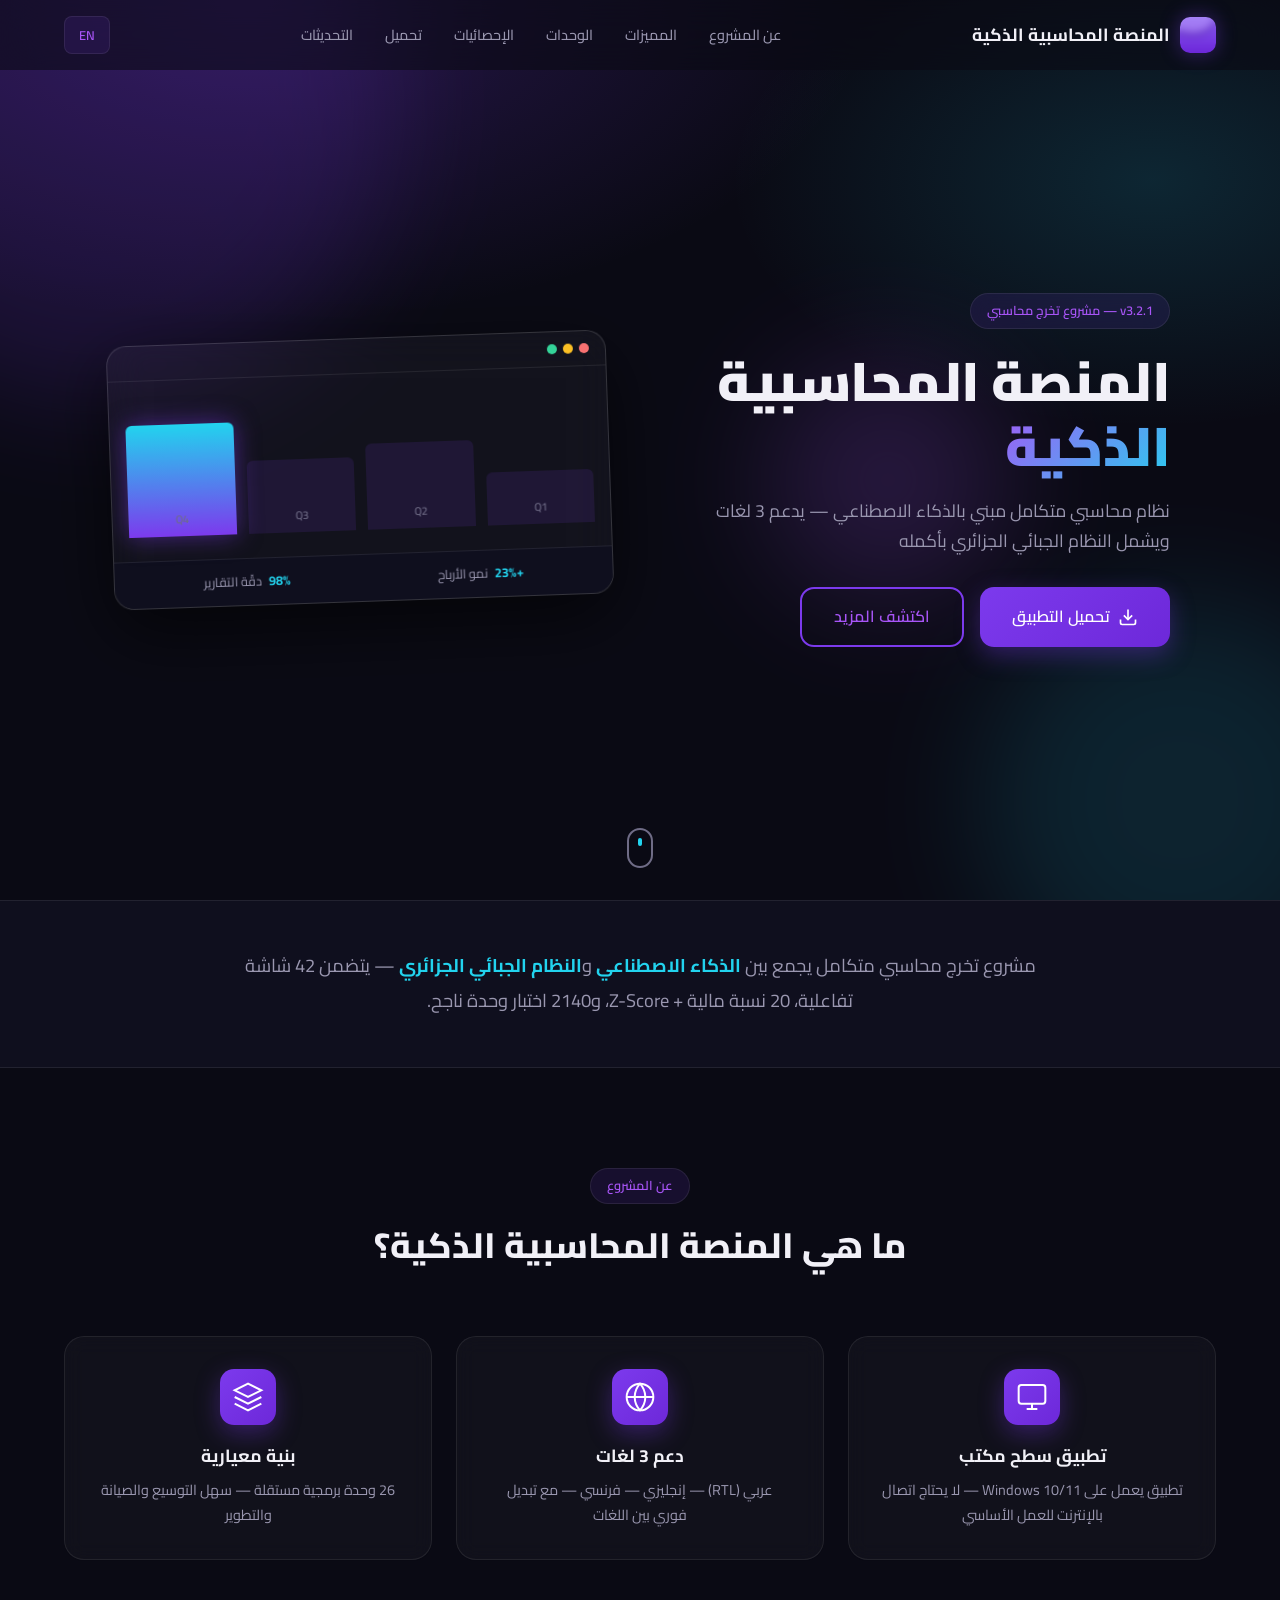
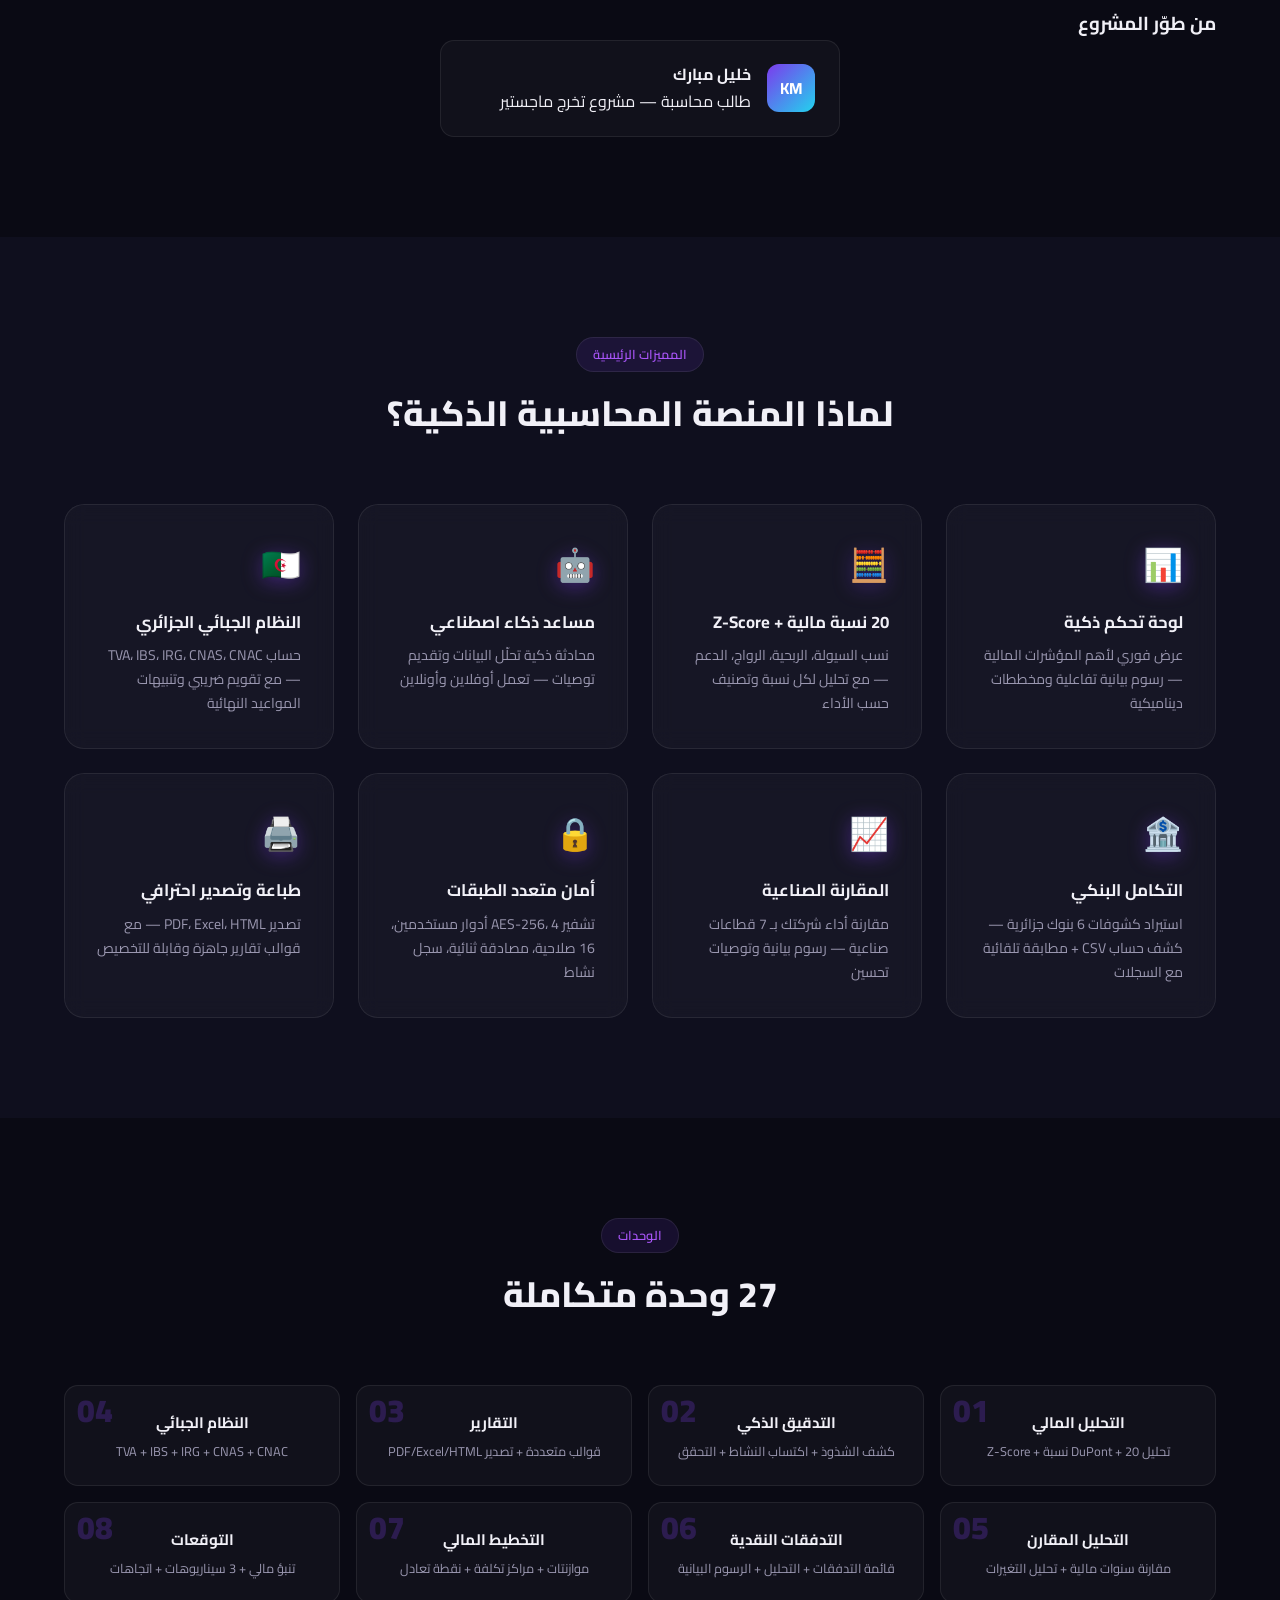
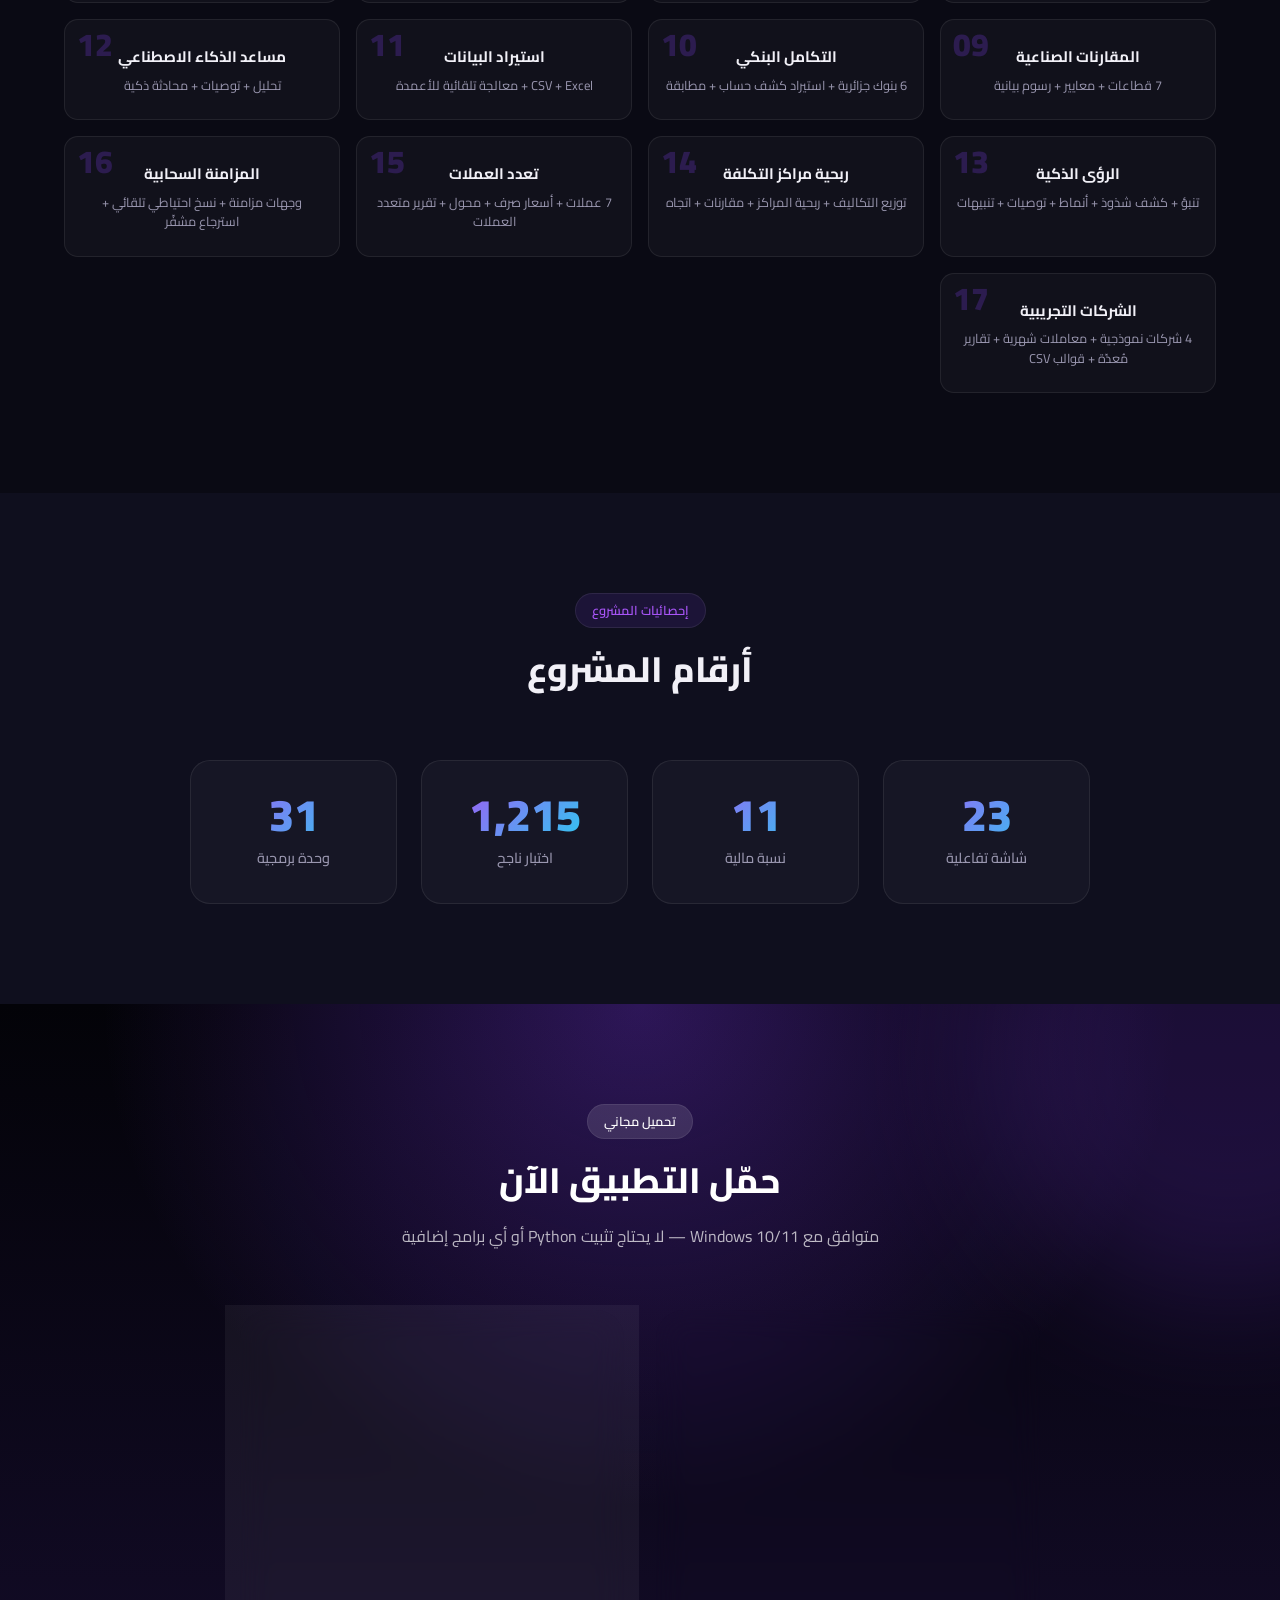
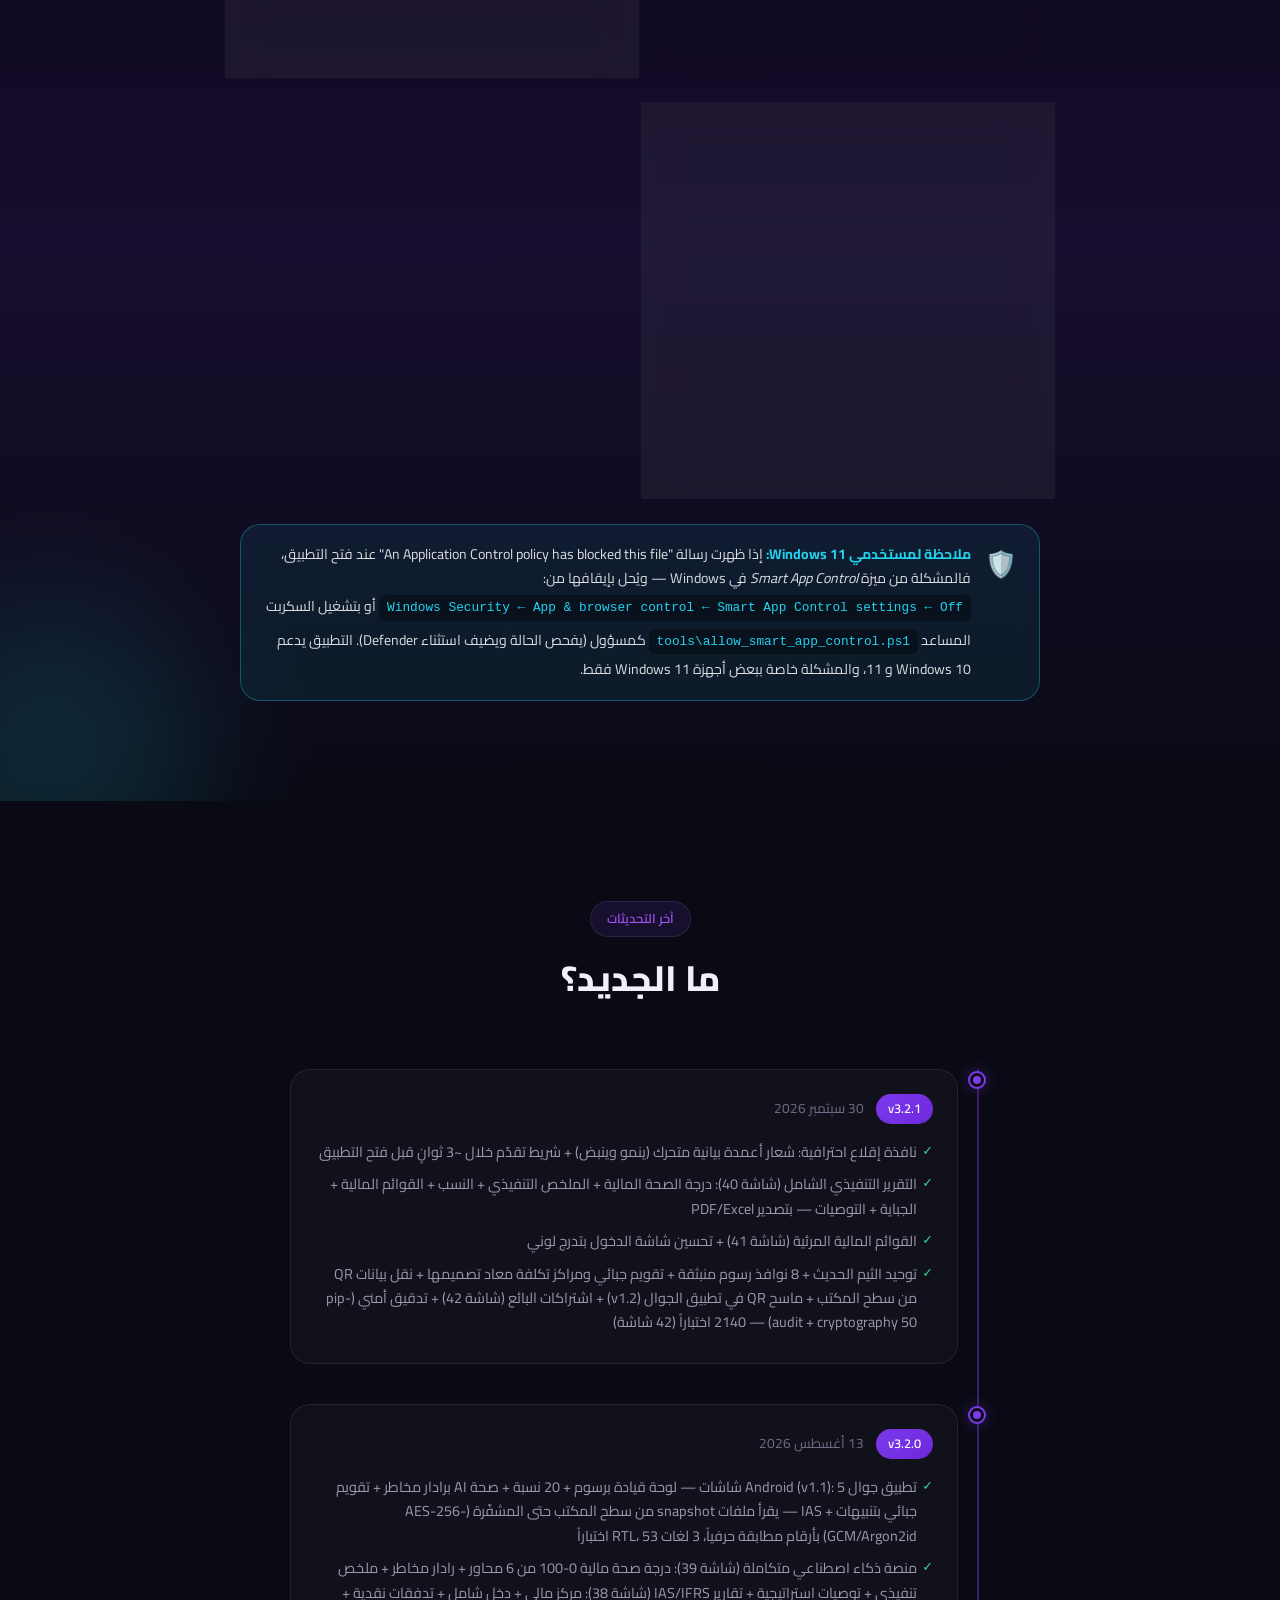
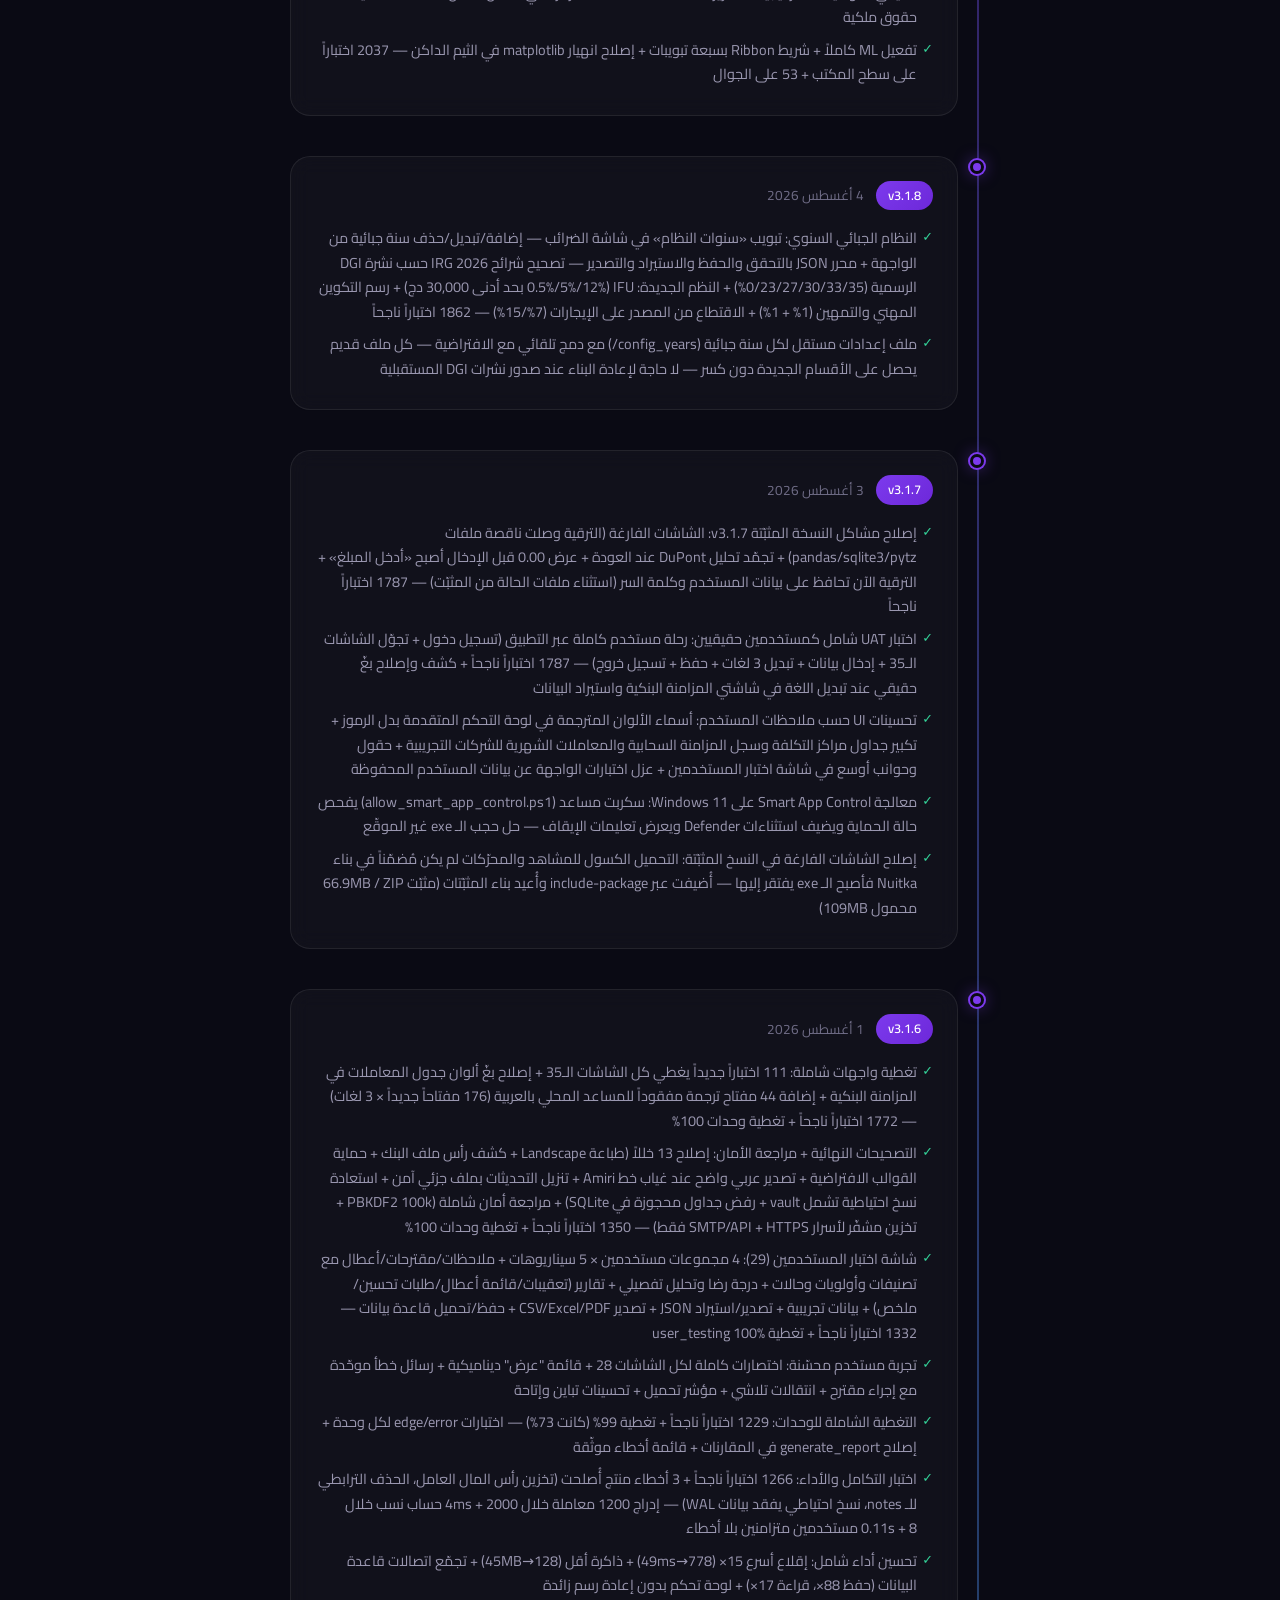
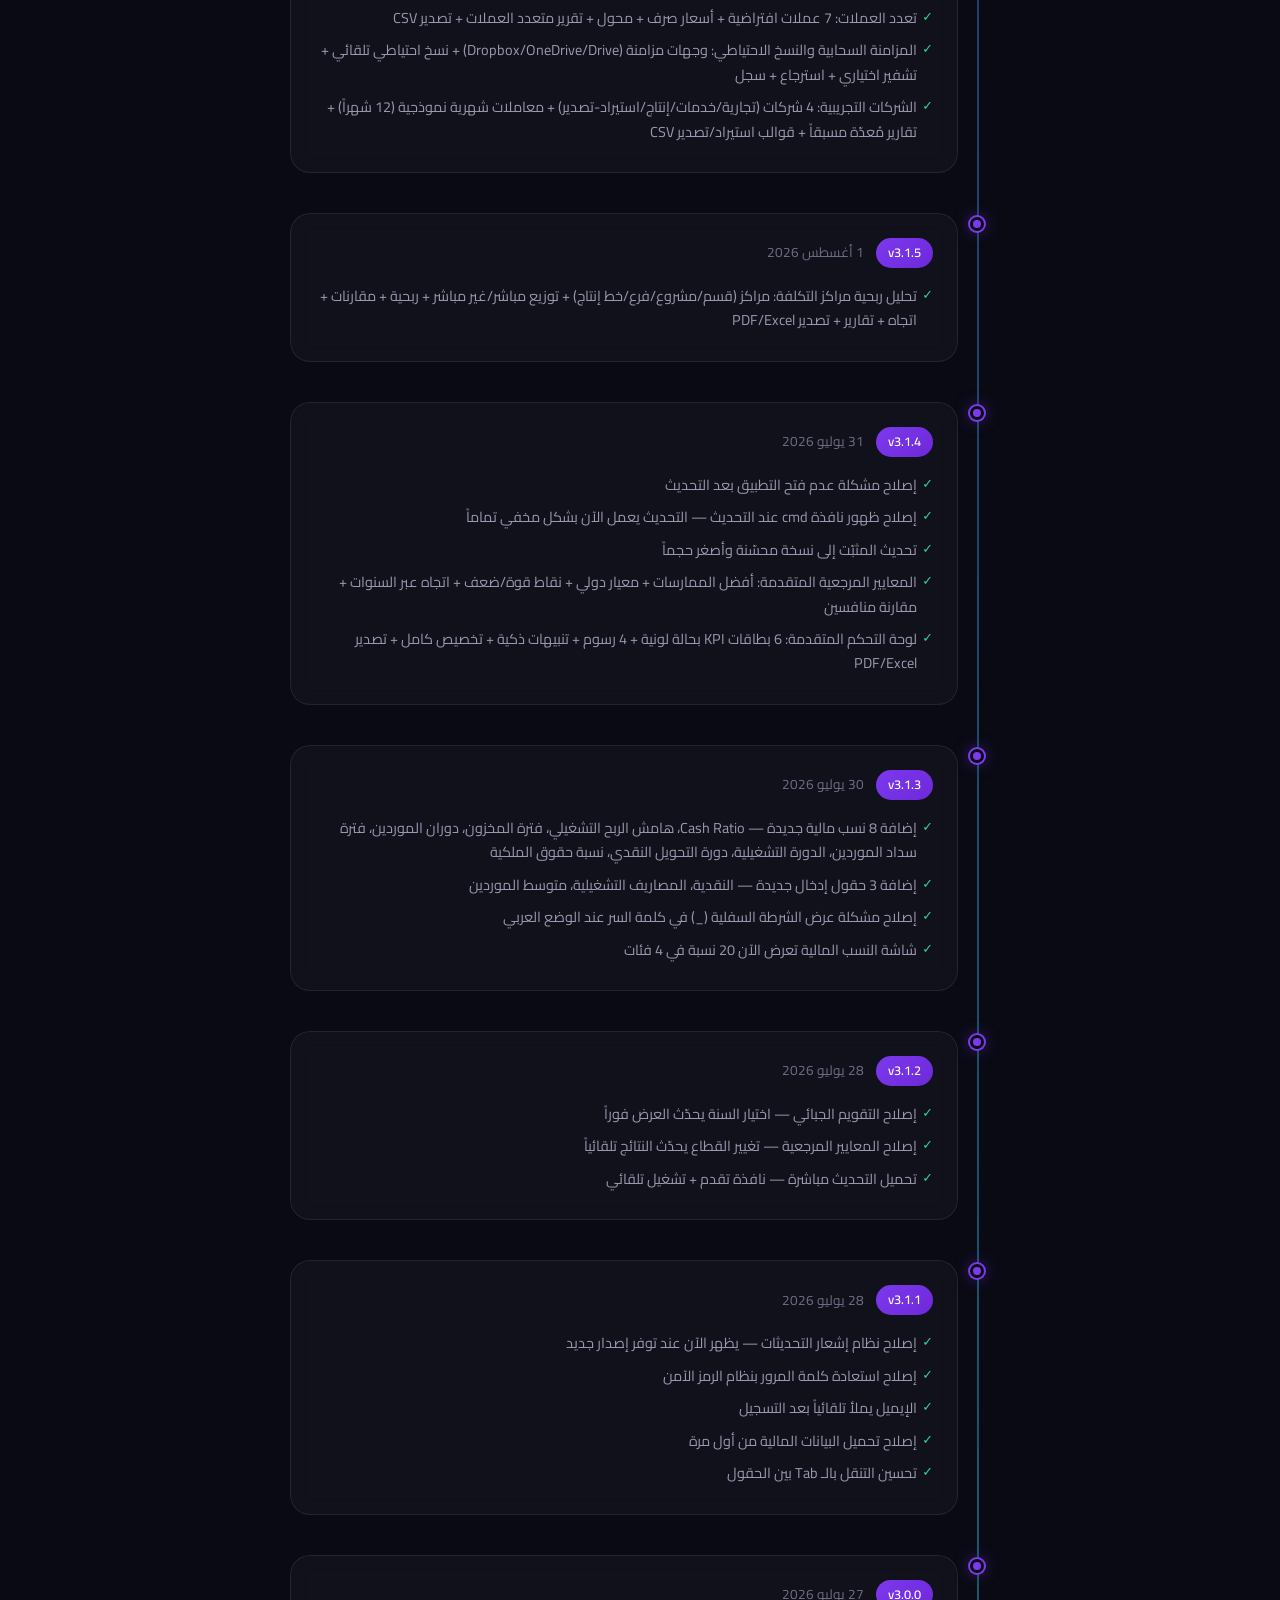
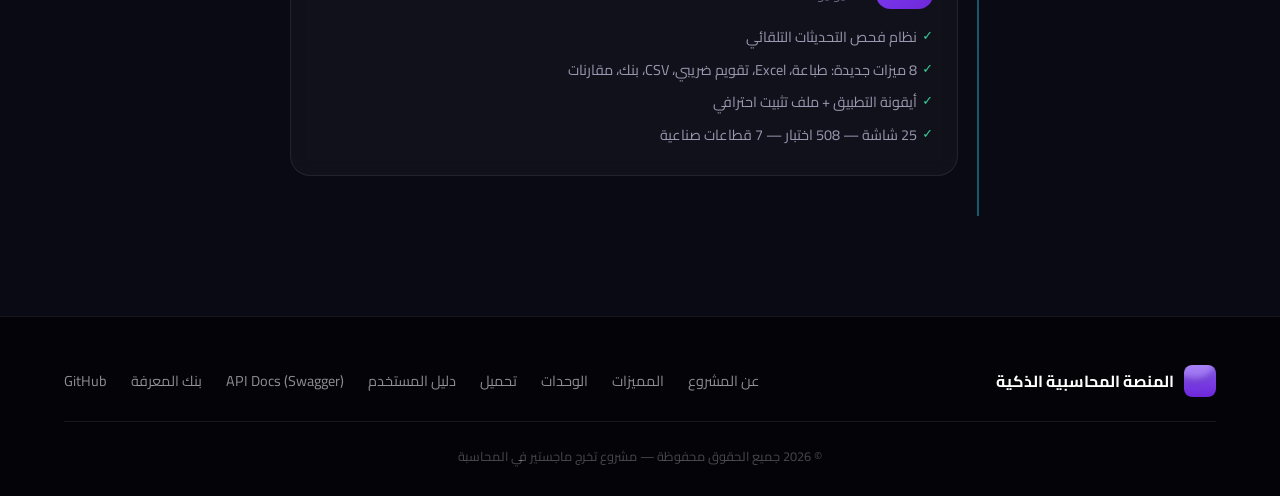
<file: docs/index.html>
<!DOCTYPE html>
<html lang="ar" dir="rtl">
<head>
    <meta charset="UTF-8">
    <meta name="viewport" content="width=device-width, initial-scale=1.0">
    <title>المنصة المحاسبية الذكية | Smart Accounting Platform</title>
    <meta name="description" content="منصة محاسبية ذكية متكاملة — 42 شاشة، 20 نسبة مالية + Z-Score، 7 قطاعات صناعية، 6 بنوك جزائرية. نظام جبائي جزائري كامل مع تحليل مالي بالذكاء الاصطناعي.">
    <meta name="keywords" content="محاسبة, منصة محاسبية, نظام محاسبي, جزائر, ضرائب, تحليل مالي, Smart Accounting, accounting platform, Algeria">
    <meta name="author" content="Khelifi Mebarek">
    <meta name="robots" content="index, follow">

    <!-- Open Graph -->
    <meta property="og:type" content="website">
    <meta property="og:title" content="المنصة المحاسبية الذكية">
    <meta property="og:description" content="نظام محاسبي متكامل — 35 شاشة، 20 نسبة مالية + Z-Score، 6 بنوك جزائرية، نظام جبائي كامل">
    <meta property="og:image" content="https://khalilmebarek-creator.github.io/SmartAccounting/logo_full.png">
    <meta property="og:url" content="https://khalilmebarek-creator.github.io/SmartAccounting/">
    <meta property="og:locale" content="ar_DZ">
    <meta property="og:locale:alternate" content="en_US">
    <meta property="og:site_name" content="Smart Accounting Platform">

    <!-- Twitter Card -->
    <meta name="twitter:card" content="summary_large_image">
    <meta name="twitter:title" content="المنصة المحاسبية الذكية">
    <meta name="twitter:description" content="نظام محاسبي متكامل — 35 شاشة، 20 نسبة مالية + Z-Score، نظام جبائي جزائري">
    <meta name="twitter:image" content="https://khalilmebarek-creator.github.io/SmartAccounting/logo_full.png">

    <!-- Canonical -->
    <link rel="canonical" href="https://khalilmebarek-creator.github.io/SmartAccounting/">

    <!-- Favicon -->
    <link rel="icon" type="image/png" href="logo_icon.png">

    <!-- Fonts -->
    <link rel="preconnect" href="https://fonts.googleapis.com">
    <link rel="preconnect" href="https://fonts.gstatic.com" crossorigin>
    <link href="https://fonts.googleapis.com/css2?family=Cairo:wght@300;400;600;700;800;900&display=swap" rel="stylesheet">

    <!-- AOS -->
    <link rel="stylesheet" href="https://cdn.jsdelivr.net/npm/aos@2.3.4/dist/aos.css">

    <!-- Styles -->
    <link rel="stylesheet" href="style.css">

    <!-- Structured Data -->
    <script type="application/ld+json">
    {
        "@context": "https://schema.org",
        "@type": "SoftwareApplication",
        "name": "Smart Accounting Platform",
        "alternateName": "المنصة المحاسبية الذكية",
        "applicationCategory": "BusinessApplication",
        "operatingSystem": "Windows 10/11",
        "offers": { "@type": "Offer", "price": "0", "priceCurrency": "DZD" },
        "description": "نظام محاسبي متكامل يدعم 3 لغات مع نظام جبائي جزائري كامل و20 نسبة مالية + Z-Score",
        "softwareVersion": "3.2.1",
        "screenshot": "https://khalilmebarek-creator.github.io/SmartAccounting/logo_full.png"
    }
    </script>
</head>
<body>

<!-- Skip to content -->
<a href="#main" class="skip-link">تخطي إلى المحتوى الرئيسي</a>

<!-- ===== NAVBAR ===== -->
<nav class="navbar" id="navbar" role="navigation" aria-label="القائمة الرئيسية">
    <div class="container nav-content">
        <a href="#" class="logo" aria-label="الرئيسية">
            <img src="logo_icon.png" alt="شعار المنصة المحاسبية الذكية" width="36" height="36">
            <span data-i18n="site_name">المنصة المحاسبية الذكية</span>
        </a>
        <ul class="nav-links" id="navLinks" role="menubar">
            <li role="none"><a href="#about" role="menuitem" data-i18n="nav_about">عن المشروع</a></li>
            <li role="none"><a href="#features" role="menuitem" data-i18n="nav_features">المميزات</a></li>
            <li role="none"><a href="#modules" role="menuitem" data-i18n="nav_modules">الوحدات</a></li>
            <li role="none"><a href="#tech" role="menuitem" data-i18n="nav_tech">الإحصائيات</a></li>
            <li role="none"><a href="#download" role="menuitem" data-i18n="nav_download">تحميل</a></li>
            <li role="none"><a href="#updates" role="menuitem" data-i18n="nav_updates">التحديثات</a></li>
        </ul>
        <div class="nav-actions">
            <button class="lang-toggle" id="langToggle" aria-label="تبديل اللغة">EN</button>
            <button class="hamburger" id="hamburger" aria-label="فتح القائمة" aria-expanded="false">
                <span></span><span></span><span></span>
            </button>
        </div>
    </div>
</nav>

<!-- ===== HERO ===== -->
<main id="main">
<section class="hero" id="hero">
    <div class="hero-bg">
        <div class="hero-shape hero-shape-1"></div>
        <div class="hero-shape hero-shape-2"></div>
        <div class="hero-shape hero-shape-3"></div>
    </div>
    <div class="container hero-content">
        <div class="hero-text" data-aos="fade-left" data-aos-delay="100">
            <div class="hero-badge" data-i18n="hero_badge">v3.2.1 — مشروع تخرج محاسبي</div>
            <h1 data-i18n="hero_title">المنصة المحاسبية<br><span class="text-gradient">الذكية</span></h1>
            <p class="hero-desc" data-i18n="hero_desc">نظام محاسبي متكامل مبني بالذكاء الاصطناعي — يدعم 3 لغات ويشمل النظام الجبائي الجزائري بأكمله</p>
            <div class="hero-buttons">
                <a href="#download" class="btn btn-primary btn-lg">
                    <svg width="20" height="20" viewBox="0 0 24 24" fill="none" stroke="currentColor" stroke-width="2" aria-hidden="true"><path d="M21 15v4a2 2 0 01-2 2H5a2 2 0 01-2-2v-4"/><polyline points="7 10 12 15 17 10"/><line x1="12" y1="15" x2="12" y2="3"/></svg>
                    <span data-i18n="hero_btn1">تحميل التطبيق</span>
                </a>
                <a href="#about" class="btn btn-outline btn-lg" data-i18n="hero_btn2">اكتشف المزيد</a>
            </div>
        </div>
        <div class="hero-visual" data-aos="fade-right" data-aos-delay="300">
            <div class="hero-card">
                <div class="hero-card-header">
                    <div class="dot red"></div>
                    <div class="dot yellow"></div>
                    <div class="dot green"></div>
                </div>
                <div class="hero-card-body">
                    <div class="chart-bar" style="--h:40%"><span>Q1</span></div>
                    <div class="chart-bar" style="--h:65%"><span>Q2</span></div>
                    <div class="chart-bar" style="--h:55%"><span>Q3</span></div>
                    <div class="chart-bar accent" style="--h:85%"><span>Q4</span></div>
                </div>
                <div class="hero-card-footer">
                    <div class="stat-mini"><span class="num">+23%</span> <span data-i18n="hero_profit">نمو الأرباح</span></div>
                    <div class="stat-mini"><span class="num">98%</span> <span data-i18n="hero_accuracy">دقّة التقارير</span></div>
                </div>
            </div>
        </div>
    </div>
    <div class="hero-scroll-indicator" aria-hidden="true">
        <div class="mouse"><div class="wheel"></div></div>
    </div>
</section>

<!-- ===== INTRODUCTION ===== -->
<section class="intro" id="intro">
    <div class="container">
        <p class="intro-text" data-aos="fade-up" data-i18n="intro">
            مشروع تخرج محاسبي متكامل يجمع بين <strong>الذكاء الاصطناعي</strong> و<strong>النظام الجبائي الجزائري</strong> —
            يتضمن 42 شاشة تفاعلية، 20 نسبة مالية + Z-Score، و2140 اختبار وحدة ناجح.
        </p>
    </div>
</section>

<!-- ===== ABOUT ===== -->
<section class="section about" id="about">
    <div class="container">
        <div class="section-header" data-aos="fade-up">
            <span class="section-tag" data-i18n="about_tag">عن المشروع</span>
            <h2 data-i18n="about_title">ما هي المنصة المحاسبية الذكية؟</h2>
        </div>
        <div class="about-grid">
            <div class="about-card" data-aos="fade-up" data-aos-delay="100">
                <div class="about-icon">
                    <svg width="32" height="32" viewBox="0 0 24 24" fill="none" stroke="currentColor" stroke-width="1.5" aria-hidden="true"><rect x="2" y="3" width="20" height="14" rx="2"/><line x1="8" y1="21" x2="16" y2="21"/><line x1="12" y1="17" x2="12" y2="21"/></svg>
                </div>
                <h3 data-i18n="about_card1_title">تطبيق سطح مكتب</h3>
                <p data-i18n="about_card1_desc">تطبيق يعمل على Windows 10/11 — لا يحتاج اتصال بالإنترنت للعمل الأساسي</p>
            </div>
            <div class="about-card" data-aos="fade-up" data-aos-delay="200">
                <div class="about-icon">
                    <svg width="32" height="32" viewBox="0 0 24 24" fill="none" stroke="currentColor" stroke-width="1.5" aria-hidden="true"><circle cx="12" cy="12" r="10"/><line x1="2" y1="12" x2="22" y2="12"/><path d="M12 2a15.3 15.3 0 014 10 15.3 15.3 0 01-4 10 15.3 15.3 0 01-4-10 15.3 15.3 0 014-10z"/></svg>
                </div>
                <h3 data-i18n="about_card2_title">دعم 3 لغات</h3>
                <p data-i18n="about_card2_desc">عربي (RTL) — إنجليزي — فرنسي — مع تبديل فوري بين اللغات</p>
            </div>
            <div class="about-card" data-aos="fade-up" data-aos-delay="300">
                <div class="about-icon">
                    <svg width="32" height="32" viewBox="0 0 24 24" fill="none" stroke="currentColor" stroke-width="1.5" aria-hidden="true"><path d="M12 2L2 7l10 5 10-5-10-5z"/><path d="M2 17l10 5 10-5"/><path d="M2 12l10 5 10-5"/></svg>
                </div>
                <h3 data-i18n="about_card3_title">بنية معيارية</h3>
                <p data-i18n="about_card3_desc">26 وحدة برمجية مستقلة — سهل التوسيع والصيانة والتطوير</p>
            </div>
        </div>

        <div class="tech-table-wrapper" data-aos="fade-up">
            <h3 class="tech-table-title" data-i18n="dev_title">من طوّر المشروع</h3>
            <div class="dev-card">
                <div class="dev-avatar">KM</div>
                <div>
                    <strong data-i18n="dev_name">خليل مبارك</strong>
                    <p data-i18n="dev_role">طالب محاسبة — مشروع تخرج ماجستير</p>
                </div>
            </div>
        </div>
    </div>
</section>

<!-- ===== FEATURES ===== -->
<section class="section features" id="features">
    <div class="container">
        <div class="section-header" data-aos="fade-up">
            <span class="section-tag" data-i18n="features_tag">المميزات الرئيسية</span>
            <h2 data-i18n="features_title">لماذا المنصة المحاسبية الذكية؟</h2>
        </div>
        <div class="features-grid">
            <div class="feature-card" data-aos="fade-up" data-aos-delay="0">
                <div class="feature-icon" aria-hidden="true">📊</div>
                <h3 data-i18n="feat1_title">لوحة تحكم ذكية</h3>
                <p data-i18n="feat1_desc">عرض فوري لأهم المؤشرات المالية — رسوم بيانية تفاعلية ومخططات ديناميكية</p>
            </div>
            <div class="feature-card" data-aos="fade-up" data-aos-delay="100">
                <div class="feature-icon" aria-hidden="true">🧮</div>
                <h3 data-i18n="feat2_title">20 نسبة مالية + Z-Score</h3>
                <p data-i18n="feat2_desc">نسب السيولة، الربحية، الرواج، الدعم — مع تحليل لكل نسبة وتصنيف حسب الأداء</p>
            </div>
            <div class="feature-card" data-aos="fade-up" data-aos-delay="200">
                <div class="feature-icon" aria-hidden="true">🤖</div>
                <h3 data-i18n="feat3_title">مساعد ذكاء اصطناعي</h3>
                <p data-i18n="feat3_desc">محادثة ذكية تحلّل البيانات وتقديم توصيات — تعمل أوفلاين وأونلاين</p>
            </div>
            <div class="feature-card" data-aos="fade-up" data-aos-delay="0">
                <div class="feature-icon" aria-hidden="true">🇩🇿</div>
                <h3 data-i18n="feat4_title">النظام الجبائي الجزائري</h3>
                <p data-i18n="feat4_desc">حساب TVA، IBS، IRG، CNAS، CNAC — مع تقويم ضريبي وتنبيهات المواعيد النهائية</p>
            </div>
            <div class="feature-card" data-aos="fade-up" data-aos-delay="100">
                <div class="feature-icon" aria-hidden="true">🏦</div>
                <h3 data-i18n="feat5_title">التكامل البنكي</h3>
                <p data-i18n="feat5_desc">استيراد كشوفات 6 بنوك جزائرية — كشف حساب CSV + مطابقة تلقائية مع السجلات</p>
            </div>
            <div class="feature-card" data-aos="fade-up" data-aos-delay="200">
                <div class="feature-icon" aria-hidden="true">📈</div>
                <h3 data-i18n="feat6_title">المقارنة الصناعية</h3>
                <p data-i18n="feat6_desc">مقارنة أداء شركتك بـ 7 قطاعات صناعية — رسوم بيانية وتوصيات تحسين</p>
            </div>
            <div class="feature-card" data-aos="fade-up" data-aos-delay="0">
                <div class="feature-icon" aria-hidden="true">🔒</div>
                <h3 data-i18n="feat7_title">أمان متعدد الطبقات</h3>
                <p data-i18n="feat7_desc">تشفير AES-256، 4 أدوار مستخدمين، 16 صلاحية، مصادقة ثنائية، سجل نشاط</p>
            </div>
            <div class="feature-card" data-aos="fade-up" data-aos-delay="100">
                <div class="feature-icon" aria-hidden="true">🖨️</div>
                <h3 data-i18n="feat8_title">طباعة وتصدير احترافي</h3>
                <p data-i18n="feat8_desc">تصدير PDF، Excel، HTML — مع قوالب تقارير جاهزة وقابلة للتخصيص</p>
            </div>
        </div>
    </div>
</section>

<!-- ===== MODULES ===== -->
<section class="section modules" id="modules">
    <div class="container">
        <div class="section-header" data-aos="fade-up">
            <span class="section-tag" data-i18n="modules_tag">الوحدات</span>
            <h2 data-i18n="modules_title">27 وحدة متكاملة</h2>
        </div>
        <div class="modules-grid">
            <div class="module-card" data-aos="zoom-in" data-aos-delay="0">
                <div class="module-num">01</div>
                <h3 data-i18n="mod1">التحليل المالي</h3>
                <p data-i18n="mod1_desc">تحليل DuPont + 20 نسبة + Z-Score</p>
            </div>
            <div class="module-card" data-aos="zoom-in" data-aos-delay="50">
                <div class="module-num">02</div>
                <h3 data-i18n="mod2">التدقيق الذكي</h3>
                <p data-i18n="mod2_desc">كشف الشذوذ + اكتساب النشاط + التحقق</p>
            </div>
            <div class="module-card" data-aos="zoom-in" data-aos-delay="100">
                <div class="module-num">03</div>
                <h3 data-i18n="mod3">التقارير</h3>
                <p data-i18n="mod3_desc">قوالب متعددة + تصدير PDF/Excel/HTML</p>
            </div>
            <div class="module-card" data-aos="zoom-in" data-aos-delay="150">
                <div class="module-num">04</div>
                <h3 data-i18n="mod4">النظام الجبائي</h3>
                <p data-i18n="mod4_desc">TVA + IBS + IRG + CNAS + CNAC</p>
            </div>
            <div class="module-card" data-aos="zoom-in" data-aos-delay="0">
                <div class="module-num">05</div>
                <h3 data-i18n="mod5">التحليل المقارن</h3>
                <p data-i18n="mod5_desc">مقارنة سنوات مالية + تحليل التغيرات</p>
            </div>
            <div class="module-card" data-aos="zoom-in" data-aos-delay="50">
                <div class="module-num">06</div>
                <h3 data-i18n="mod6">التدفقات النقدية</h3>
                <p data-i18n="mod6_desc">قائمة التدفقات + التحليل + الرسوم البيانية</p>
            </div>
            <div class="module-card" data-aos="zoom-in" data-aos-delay="100">
                <div class="module-num">07</div>
                <h3 data-i18n="mod7">التخطيط المالي</h3>
                <p data-i18n="mod7_desc">موازنتات + مراكز تكلفة + نقطة تعادل</p>
            </div>
            <div class="module-card" data-aos="zoom-in" data-aos-delay="150">
                <div class="module-num">08</div>
                <h3 data-i18n="mod8">التوقعات</h3>
                <p data-i18n="mod8_desc">تنبؤ مالي + 3 سيناريوهات + اتجاهات</p>
            </div>
            <div class="module-card" data-aos="zoom-in" data-aos-delay="0">
                <div class="module-num">09</div>
                <h3 data-i18n="mod9">المقارنات الصناعية</h3>
                <p data-i18n="mod9_desc">7 قطاعات + معايير + رسوم بيانية</p>
            </div>
            <div class="module-card" data-aos="zoom-in" data-aos-delay="50">
                <div class="module-num">10</div>
                <h3 data-i18n="mod10">التكامل البنكي</h3>
                <p data-i18n="mod10_desc">6 بنوك جزائرية + استيراد كشف حساب + مطابقة</p>
            </div>
            <div class="module-card" data-aos="zoom-in" data-aos-delay="100">
                <div class="module-num">11</div>
                <h3 data-i18n="mod11">استيراد البيانات</h3>
                <p data-i18n="mod11_desc">CSV + Excel + معالجة تلقائية للأعمدة</p>
            </div>
            <div class="module-card" data-aos="zoom-in" data-aos-delay="150">
                <div class="module-num">12</div>
                <h3 data-i18n="mod12">مساعد الذكاء الاصطناعي</h3>
                <p data-i18n="mod12_desc">تحليل + توصيات + محادثة ذكية</p>
            </div>
            <div class="module-card" data-aos="zoom-in" data-aos-delay="0">
                <div class="module-num">13</div>
                <h3 data-i18n="mod13">الرؤى الذكية</h3>
                <p data-i18n="mod13_desc">تنبؤ + كشف شذوذ + أنماط + توصيات + تنبيهات</p>
            </div>
            <div class="module-card" data-aos="zoom-in" data-aos-delay="50">
                <div class="module-num">14</div>
                <h3 data-i18n="mod14">ربحية مراكز التكلفة</h3>
                <p data-i18n="mod14_desc">توزيع التكاليف + ربحية المراكز + مقارنات + اتجاه</p>
            </div>
            <div class="module-card" data-aos="zoom-in" data-aos-delay="100">
                <div class="module-num">15</div>
                <h3 data-i18n="mod15">تعدد العملات</h3>
                <p data-i18n="mod15_desc">7 عملات + أسعار صرف + محول + تقرير متعدد العملات</p>
            </div>
            <div class="module-card" data-aos="zoom-in" data-aos-delay="150">
                <div class="module-num">16</div>
                <h3 data-i18n="mod16">المزامنة السحابية</h3>
                <p data-i18n="mod16_desc">وجهات مزامنة + نسخ احتياطي تلقائي + استرجاع مشفّر</p>
            </div>
            <div class="module-card" data-aos="zoom-in" data-aos-delay="200">
                <div class="module-num">17</div>
                <h3 data-i18n="mod17">الشركات التجريبية</h3>
                <p data-i18n="mod17_desc">4 شركات نموذجية + معاملات شهرية + تقارير مُعدّة + قوالب CSV</p>
            </div>
        </div>
    </div>
</section>

<!-- ===== TECH STACK ===== -->
<section class="section tech" id="tech">
    <div class="container">
        <div class="section-header" data-aos="fade-up">
            <span class="section-tag" data-i18n="tech_tag">إحصائيات المشروع</span>
            <h2 data-i18n="tech_title">أرقام المشروع</h2>
        </div>
        <div class="stats-grid" data-aos="fade-up">
            <div class="stat-card" data-aos="zoom-in" data-aos-delay="0">
                <div class="stat-number" data-count="42">0</div>
                <div class="stat-label" data-i18n="stat1">شاشة تفاعلية</div>
            </div>
            <div class="stat-card" data-aos="zoom-in" data-aos-delay="100">
                <div class="stat-number" data-count="21">0</div>
                <div class="stat-label" data-i18n="stat2">نسبة مالية</div>
            </div>
            <div class="stat-card" data-aos="zoom-in" data-aos-delay="200">
                <div class="stat-number" data-count="2140">0</div>
                <div class="stat-label" data-i18n="stat3">اختبار ناجح</div>
            </div>
            <div class="stat-card" data-aos="zoom-in" data-aos-delay="300">
                <div class="stat-number" data-count="56">0</div>
                <div class="stat-label" data-i18n="stat4">وحدة برمجية</div>
            </div>
        </div>
    </div>
</section>

<!-- ===== DOWNLOAD ===== -->
<section class="section download" id="download">
    <div class="download-bg">
        <div class="download-shape download-shape-1"></div>
        <div class="download-shape download-shape-2"></div>
    </div>
    <div class="container">
        <div class="section-header" data-aos="fade-up">
            <span class="section-tag tag-light" data-i18n="dl_tag">تحميل مجاني</span>
            <h2 data-i18n="dl_title">حمّل التطبيق الآن</h2>
            <p class="section-desc-light" data-i18n="dl_desc">متوافق مع Windows 10/11 — لا يحتاج تثبيت Python أو أي برامج إضافية</p>
        </div>
        <div class="download-grid">
            <div class="download-card featured" data-aos="fade-up" data-aos-delay="0">
                <div class="featured-badge" data-i18n="dl_recommended">مُوصى به</div>
                <div class="download-icon" aria-hidden="true">⚡</div>
                <h3 data-i18n="dl_inst_title">التثبيت السريع</h3>
                <p data-i18n="dl_inst_desc">ملف تثبيت يضيف اختصار سطح المكتب وقائمة Start تلقائياً</p>
                <div class="download-size">~186 MB</div>
                <a href="https://github.com/khalilmebarek-creator/SmartAccounting/releases/download/v3.2.1/SmartAccounting-Setup-v3.2.1.exe" class="btn btn-white" aria-label="تحميل ملف التثبيت">
                    <svg width="18" height="18" viewBox="0 0 24 24" fill="none" stroke="currentColor" stroke-width="2" aria-hidden="true"><path d="M21 15v4a2 2 0 01-2 2H5a2 2 0 01-2-2v-4"/><polyline points="7 10 12 15 17 10"/><line x1="12" y1="15" x2="12" y2="3"/></svg>
                    <span data-i18n="dl_inst_btn">تحميل المُثبّت</span>
                </a>
            </div>
            <div class="download-card" data-aos="fade-up" data-aos-delay="150">
                <div class="download-icon" aria-hidden="true">📦</div>
                <h3 data-i18n="dl_port_title">النسخة المحمولة</h3>
                <p data-i18n="dl_port_desc">ملف مضغوط يحتوي على التطبيق — افتح وأشغّل بدون تثبيت</p>
                <div class="download-size">~301 MB</div>
                <a href="https://github.com/khalilmebarek-creator/SmartAccounting/releases/download/v3.2.1/SmartAccounting-v3.2.1-win64.zip" class="btn btn-primary" aria-label="تحميل النسخة المحمولة">
                    <svg width="18" height="18" viewBox="0 0 24 24" fill="none" stroke="currentColor" stroke-width="2" aria-hidden="true"><path d="M21 15v4a2 2 0 01-2 2H5a2 2 0 01-2-2v-4"/><polyline points="7 10 12 15 17 10"/><line x1="12" y1="15" x2="12" y2="3"/></svg>
                    <span data-i18n="dl_port_btn">تحميل المحمول</span>
                </a>
            </div>

            <div class="download-card" data-aos="fade-up" data-aos-delay="300">
                <div class="download-icon" aria-hidden="true">📱</div>
                <h3 data-i18n="dl_mob_title">تطبيق الجوال (Android)</h3>
                <p data-i18n="dl_mob_desc">رفيق المتابعة: لوحة قيادة + 20 نسبة + صحة AI + التقويم الجبائي + مسح QR — يقرأ snapshots من سطح المكتب عبر QR أو ملف</p>
                <div class="download-size">~25 MB</div>
                <a href="https://github.com/khalilmebarek-creator/SmartAccounting/releases/download/v3.2.1/SmartAccountingMobile-v1.2.apk" class="btn btn-primary" aria-label="تحميل تطبيق الجوال">
                    <svg width="18" height="18" viewBox="0 0 24 24" fill="none" stroke="currentColor" stroke-width="2" aria-hidden="true"><path d="M21 15v4a2 2 0 01-2 2H5a2 2 0 01-2-2v-4"/><polyline points="7 10 12 15 17 10"/><line x1="12" y1="15" x2="12" y2="3"/></svg>
                    <span data-i18n="dl_mob_btn">تحميل APK</span>
                </a>
            </div>
        </div>
        <div class="download-note" data-aos="fade-up" data-aos-delay="200">
            <div class="download-note-icon" aria-hidden="true">🛡️</div>
            <p data-i18n="dl_note_sac">
                <strong>ملاحظة لمستخدمي Windows 11:</strong>
                إذا ظهرت رسالة "An Application Control policy has blocked this file" عند فتح التطبيق، فالمشكلة من
                ميزة <em>Smart App Control</em> في Windows — ويُحل بإيقافها من:
                <code>Windows Security ← App &amp; browser control ← Smart App Control settings ← Off</code>
                أو بتشغيل السكربت المساعد <code>tools\allow_smart_app_control.ps1</code> كمسؤول
                (يفحص الحالة ويضيف استثناء Defender).
                التطبيق يدعم Windows 10 و 11، والمشكلة خاصة ببعض أجهزة Windows 11 فقط.
            </p>
        </div>
    </div>
</section>

<!-- ===== WHAT'S NEW ===== -->
<section class="section updates" id="updates">
    <div class="container">
        <div class="section-header" data-aos="fade-up">
            <span class="section-tag" data-i18n="upd_tag">آخر التحديثات</span>
            <h2 data-i18n="upd_title">ما الجديد؟</h2>
        </div>
        <div class="updates-timeline">
            <div class="update-entry" data-aos="fade-left" data-aos-delay="0">
                <div class="update-dot"></div>
                <div class="update-content">
                    <div class="update-meta">
                        <span class="update-version">v3.2.1</span>
                        <span class="update-date" data-i18n="upd_date11">30 سبتمبر 2026</span>
                    </div>
                    <ul>
                        <li data-i18n="upd_new39">نافذة إقلاع احترافية: شعار أعمدة بيانية متحرك (ينمو وينبض) + شريط تقدّم خلال ~3 ثوانٍ قبل فتح التطبيق</li>
                        <li data-i18n="upd_new40">التقرير التنفيذي الشامل (شاشة 40): درجة الصحة المالية + الملخص التنفيذي + النسب + القوائم المالية + الجباية + التوصيات — بتصدير PDF/Excel</li>
                        <li data-i18n="upd_new41">القوائم المالية المرئية (شاشة 41) + تحسين شاشة الدخول بتدرج لوني</li>
                        <li data-i18n="upd_new42">توحيد الثيم الحديث + 8 نوافذ رسوم منبثقة + تقويم جبائي ومراكز تكلفة معاد تصميمها + نقل بيانات QR من سطح المكتب + ماسح QR في تطبيق الجوال (v1.2) + اشتراكات البائع (شاشة 42) + تدقيق أمني (pip-audit + cryptography 50) — 2140 اختباراً (42 شاشة)</li>
                    </ul>
                </div>
            </div>
            <div class="update-entry" data-aos="fade-left" data-aos-delay="0">
                <div class="update-dot"></div>
                <div class="update-content">
                    <div class="update-meta">
                        <span class="update-version">v3.2.0</span>
                        <span class="update-date" data-i18n="upd_date10">13 أغسطس 2026</span>
                    </div>
                    <ul>
                        <li data-i18n="upd_new36">تطبيق جوال Android (v1.1): 5 شاشات — لوحة قيادة برسوم + 20 نسبة + صحة AI برادار مخاطر + تقويم جبائي بتنبيهات + IAS — يقرأ ملفات snapshot من سطح المكتب حتى المشفّرة (AES-256-GCM/Argon2id) بأرقام مطابقة حرفياً، 3 لغات RTL، 53 اختباراً</li>
                        <li data-i18n="upd_new37">منصة ذكاء اصطناعي متكاملة (شاشة 39): درجة صحة مالية 0-100 من 6 محاور + رادار مخاطر + ملخص تنفيذي + توصيات استراتيجية + تقارير IAS/IFRS (شاشة 38): مركز مالي + دخل شامل + تدفقات نقدية + حقوق ملكية</li>
                        <li data-i18n="upd_new38">تفعيل ML كاملاً + شريط Ribbon بسبعة تبويبات + إصلاح انهيار matplotlib في الثيم الداكن — 2037 اختباراً على سطح المكتب + 53 على الجوال</li>
                    </ul>
                </div>
            </div>
            <div class="update-entry" data-aos="fade-left" data-aos-delay="0">
                <div class="update-dot"></div>
                <div class="update-content">
                    <div class="update-meta">
                        <span class="update-version">v3.1.8</span>
                        <span class="update-date" data-i18n="upd_date9">4 أغسطس 2026</span>
                    </div>
                    <ul>
                        <li data-i18n="upd_new34">النظام الجبائي السنوي: تبويب «سنوات النظام» في شاشة الضرائب — إضافة/تبديل/حذف سنة جبائية من الواجهة + محرر JSON بالتحقق والحفظ والاستيراد والتصدير — تصحيح شرائح IRG 2026 حسب نشرة DGI الرسمية (0/23/27/30/33/35%) + النظم الجديدة: IFU (0.5%/5%/12% بحد أدنى 30,000 دج) + رسم التكوين المهني والتمهين (1% + 1%) + الاقتطاع من المصدر على الإيجارات (7%/15%) — 1862 اختباراً ناجحاً</li>
                        <li data-i18n="upd_new35">ملف إعدادات مستقل لكل سنة جبائية (config_years/) مع دمج تلقائي مع الافتراضية — كل ملف قديم يحصل على الأقسام الجديدة دون كسر — لا حاجة لإعادة البناء عند صدور نشرات DGI المستقبلية</li>
                    </ul>
                </div>
            </div>
            <div class="update-entry" data-aos="fade-left" data-aos-delay="0">
                <div class="update-dot"></div>
                <div class="update-content">
                    <div class="update-meta">
                        <span class="update-version">v3.1.7</span>
                        <span class="update-date" data-i18n="upd_date8">3 أغسطس 2026</span>
                    </div>
                    <ul>
                        <li data-i18n="upd_new33">إصلاح مشاكل النسخة المثبّتة v3.1.7: الشاشات الفارغة (الترقية وصلت ناقصة ملفات pandas/sqlite3/pytz) + تجمّد تحليل DuPont عند العودة + عرض 0.00 قبل الإدخال أصبح «أدخل المبلغ» + الترقية الآن تحافظ على بيانات المستخدم وكلمة السر (استثناء ملفات الحالة من المثبّت) — 1787 اختباراً ناجحاً</li>
                        <li data-i18n="upd_new30">اختبار UAT شامل كمستخدمين حقيقيين: رحلة مستخدم كاملة عبر التطبيق (تسجيل دخول + تجوّل الشاشات الـ35 + إدخال بيانات + تبديل 3 لغات + حفظ + تسجيل خروج) — 1787 اختباراً ناجحاً + كشف وإصلاح بغّ حقيقي عند تبديل اللغة في شاشتي المزامنة البنكية واستيراد البيانات</li>
                        <li data-i18n="upd_new29">تحسينات UI حسب ملاحظات المستخدم: أسماء الألوان المترجمة في لوحة التحكم المتقدمة بدل الرموز + تكبير جداول مراكز التكلفة وسجل المزامنة السحابية والمعاملات الشهرية للشركات التجريبية + حقول وحوانب أوسع في شاشة اختبار المستخدمين + عزل اختبارات الواجهة عن بيانات المستخدم المحفوظة</li>
                        <li data-i18n="upd_new31">معالجة Smart App Control على Windows 11: سكربت مساعد (allow_smart_app_control.ps1) يفحص حالة الحماية ويضيف استثناءات Defender ويعرض تعليمات الإيقاف — حل حجب الـ exe غير الموقّع</li>
                        <li data-i18n="upd_new32">إصلاح الشاشات الفارغة في النسخ المثبّتة: التحميل الكسول للمشاهد والمحرّكات لم يكن مُضمّناً في بناء Nuitka فأصبح الـ exe يفتقر إليها — أُضيفت عبر include-package وأُعيد بناء المثبّتات (مثبّت 66.9MB / ZIP محمول 109MB)</li>
                    </ul>
                </div>
            </div>
            <div class="update-entry" data-aos="fade-left" data-aos-delay="0">
                <div class="update-dot"></div>
                <div class="update-content">
                    <div class="update-meta">
                        <span class="update-version">v3.1.6</span>
                        <span class="update-date" data-i18n="upd_date7">1 أغسطس 2026</span>
                    </div>
                    <ul>
                        <li data-i18n="upd_new28">تغطية واجهات شاملة: 111 اختباراً جديداً يغطي كل الشاشات الـ35 + إصلاح بغّ ألوان جدول المعاملات في المزامنة البنكية + إضافة 44 مفتاح ترجمة مفقوداً للمساعد المحلي بالعربية (176 مفتاحاً جديداً × 3 لغات) — 1772 اختباراً ناجحاً + تغطية وحدات 100%</li>
                        <li data-i18n="upd_new27">التصحيحات النهائية + مراجعة الأمان: إصلاح 13 خللاً (طباعة Landscape + كشف رأس ملف البنك + حماية القوالب الافتراضية + تصدير عربي واضح عند غياب خط Amiri + تنزيل التحديثات بملف جزئي آمن + استعادة نسخ احتياطية تشمل vault + رفض جداول محجوزة في SQLite) + مراجعة أمان شاملة (PBKDF2 100k + تخزين مشفّر لأسرار SMTP/API + HTTPS فقط) — 1350 اختباراً ناجحاً + تغطية وحدات 100%</li>
                        <li data-i18n="upd_new26">شاشة اختبار المستخدمين (29): 4 مجموعات مستخدمين × 5 سيناريوهات + ملاحظات/مقترحات/أعطال مع تصنيفات وأولويات وحالات + درجة رضا وتحليل تفصيلي + تقارير (تعقيبات/قائمة أعطال/طلبات تحسين/ملخص) + بيانات تجريبية + تصدير/استيراد JSON + تصدير CSV/Excel/PDF + حفظ/تحميل قاعدة بيانات — 1332 اختباراً ناجحاً + تغطية user_testing 100%</li>
                        <li data-i18n="upd_new23">تجربة مستخدم محسّنة: اختصارات كاملة لكل الشاشات 28 + قائمة "عرض" ديناميكية + رسائل خطأ موحّدة مع إجراء مقترح + انتقالات تلاشي + مؤشر تحميل + تحسينات تباين وإتاحة</li>
                        <li data-i18n="upd_new24">التغطية الشاملة للوحدات: 1229 اختباراً ناجحاً + تغطية 99% (كانت 73%) — اختبارات edge/error لكل وحدة + إصلاح generate_report في المقارنات + قائمة أخطاء موثّقة</li>
                        <li data-i18n="upd_new25">اختبار التكامل والأداء: 1266 اختباراً ناجحاً + 3 أخطاء منتج أُصلحت (تخزين رأس المال العامل، الحذف الترابطي للـ notes، نسخ احتياطي يفقد بيانات WAL) — إدراج 1200 معاملة خلال 4ms + 2000 حساب نسب خلال 0.11s + 8 مستخدمين متزامنين بلا أخطاء</li>
                        <li data-i18n="upd_new19">تحسين أداء شامل: إقلاع أسرع 15× (778→49ms) + ذاكرة أقل (128→45MB) + تجمّع اتصالات قاعدة البيانات (حفظ 88×، قراءة 17×) + لوحة تحكم بدون إعادة رسم زائدة</li>
                        <li data-i18n="upd_new20">تعدد العملات: 7 عملات افتراضية + أسعار صرف + محول + تقرير متعدد العملات + تصدير CSV</li>
                        <li data-i18n="upd_new21">المزامنة السحابية والنسخ الاحتياطي: وجهات مزامنة (Dropbox/OneDrive/Drive) + نسخ احتياطي تلقائي + تشفير اختياري + استرجاع + سجل</li>
                        <li data-i18n="upd_new22">الشركات التجريبية: 4 شركات (تجارية/خدمات/إنتاج/استيراد-تصدير) + معاملات شهرية نموذجية (12 شهراً) + تقارير مُعدّة مسبقاً + قوالب استيراد/تصدير CSV</li>
                    </ul>
                </div>
            </div>
            <div class="update-entry" data-aos="fade-left" data-aos-delay="0">
                <div class="update-dot"></div>
                <div class="update-content">
                    <div class="update-meta">
                        <span class="update-version">v3.1.5</span>
                        <span class="update-date" data-i18n="upd_date6">1 أغسطس 2026</span>
                    </div>
                    <ul>
                        <li data-i18n="upd_new18">تحليل ربحية مراكز التكلفة: مراكز (قسم/مشروع/فرع/خط إنتاج) + توزيع مباشر/غير مباشر + ربحية + مقارنات + اتجاه + تقارير + تصدير PDF/Excel</li>
                    </ul>
                </div>
            </div>
            <div class="update-entry" data-aos="fade-left" data-aos-delay="0">
                <div class="update-dot"></div>
                <div class="update-content">
                    <div class="update-meta">
                        <span class="update-version">v3.1.4</span>
                        <span class="update-date" data-i18n="upd_date5">31 يوليو 2026</span>
                    </div>
                    <ul>
                        <li data-i18n="upd_new13">إصلاح مشكلة عدم فتح التطبيق بعد التحديث</li>
                        <li data-i18n="upd_new14">إصلاح ظهور نافذة cmd عند التحديث — التحديث يعمل الآن بشكل مخفي تماماً</li>
                        <li data-i18n="upd_new15">تحديث المثبّت إلى نسخة محسّنة وأصغر حجماً</li>
                        <li data-i18n="upd_new16">المعايير المرجعية المتقدمة: أفضل الممارسات + معيار دولي + نقاط قوة/ضعف + اتجاه عبر السنوات + مقارنة منافسين</li>
                        <li data-i18n="upd_new17">لوحة التحكم المتقدمة: 6 بطاقات KPI بحالة لونية + 4 رسوم + تنبيهات ذكية + تخصيص كامل + تصدير PDF/Excel</li>
                    </ul>
                </div>
            </div>
            <div class="update-entry" data-aos="fade-left" data-aos-delay="0">
                <div class="update-dot"></div>
                <div class="update-content">
                    <div class="update-meta">
                        <span class="update-version">v3.1.3</span>
                        <span class="update-date" data-i18n="upd_date4">30 يوليو 2026</span>
                    </div>
                    <ul>
                        <li data-i18n="upd_new9">إضافة 8 نسب مالية جديدة — Cash Ratio، هامش الربح التشغيلي، فترة المخزون، دوران الموردين، فترة سداد الموردين، الدورة التشغيلية، دورة التحويل النقدي، نسبة حقوق الملكية</li>
                        <li data-i18n="upd_new10">إضافة 3 حقول إدخال جديدة — النقدية، المصاريف التشغيلية، متوسط الموردين</li>
                        <li data-i18n="upd_new11">إصلاح مشكلة عرض الشرطة السفلية (_) في كلمة السر عند الوضع العربي</li>
                        <li data-i18n="upd_new12">شاشة النسب المالية تعرض الآن 20 نسبة في 4 فئات</li>
                    </ul>
                </div>
            </div>
            <div class="update-entry" data-aos="fade-left" data-aos-delay="100">
                <div class="update-dot"></div>
                <div class="update-content">
                    <div class="update-meta">
                        <span class="update-version">v3.1.2</span>
                        <span class="update-date" data-i18n="upd_date3">28 يوليو 2026</span>
                    </div>
                    <ul>
                        <li data-i18n="upd_new6">إصلاح التقويم الجبائي — اختيار السنة يحدّث العرض فوراً</li>
                        <li data-i18n="upd_new7">إصلاح المعايير المرجعية — تغيير القطاع يحدّث النتائج تلقائياً</li>
                        <li data-i18n="upd_new8">تحميل التحديث مباشرة — نافذة تقدم + تشغيل تلقائي</li>
                    </ul>
                </div>
            </div>
            <div class="update-entry" data-aos="fade-left" data-aos-delay="100">
                <div class="update-dot"></div>
                <div class="update-content">
                    <div class="update-meta">
                        <span class="update-version">v3.1.1</span>
                        <span class="update-date" data-i18n="upd_date2">28 يوليو 2026</span>
                    </div>
                    <ul>
                        <li data-i18n="upd_new1">إصلاح نظام إشعار التحديثات — يظهر الآن عند توفر إصدار جديد</li>
                        <li data-i18n="upd_new2">إصلاح استعادة كلمة المرور بنظام الرمز الآمن</li>
                        <li data-i18n="upd_new3">الإيميل يملأ تلقائياً بعد التسجيل</li>
                        <li data-i18n="upd_new4">إصلاح تحميل البيانات المالية من أول مرة</li>
                        <li data-i18n="upd_new5">تحسين التنقل بالـ Tab بين الحقول</li>
                    </ul>
                </div>
            </div>
            <div class="update-entry" data-aos="fade-left" data-aos-delay="100">
                <div class="update-dot"></div>
                <div class="update-content">
                    <div class="update-meta">
                        <span class="update-version">v3.0.0</span>
                        <span class="update-date" data-i18n="upd_date">27 يوليو 2026</span>
                    </div>
                    <ul>
                        <li data-i18n="upd1">نظام فحص التحديثات التلقائي</li>
                        <li data-i18n="upd2">8 ميزات جديدة: طباعة، Excel، تقويم ضريبي، CSV، بنك، مقارنات</li>
                        <li data-i18n="upd3">أيقونة التطبيق + ملف تثبيت احترافي</li>
                        <li data-i18n="upd4">25 شاشة — 508 اختبار — 7 قطاعات صناعية</li>
                    </ul>
                </div>
            </div>
        </div>
    </div>
</section>
</main>

<!-- ===== FOOTER ===== -->
<footer class="footer" role="contentinfo">
    <div class="container footer-content">
        <div class="footer-top">
            <div class="footer-brand">
                <img src="logo_icon.png" alt="شعار المنصة" width="32" height="32">
                <span data-i18n="site_name">المنصة المحاسبية الذكية</span>
            </div>
            <div class="footer-links">
                <a href="#about" data-i18n="nav_about">عن المشروع</a>
                <a href="#features" data-i18n="nav_features">المميزات</a>
                <a href="#modules" data-i18n="nav_modules">الوحدات</a>
                <a href="#download" data-i18n="nav_download">تحميل</a>
                <a href="USER_GUIDE.md" target="_blank" rel="noopener">دليل المستخدم</a>
                <a href="api/index.html" target="_blank" rel="noopener">API Docs (Swagger)</a>
                <a href="KNOWLEDGE_BASE.md" target="_blank" rel="noopener">بنك المعرفة</a>
                <a href="https://github.com/khalilmebarek-creator/SmartAccounting" target="_blank" rel="noopener">GitHub</a>
            </div>
        </div>
        <div class="footer-bottom">
            <p class="footer-copy">&copy; 2026 <span data-i18n="footer_rights">جميع الحقوق محفوظة</span> — <span data-i18n="footer_project">مشروع تخرج ماجستير في المحاسبة</span></p>
        </div>
    </div>
</footer>

<!-- Scripts -->
<script src="https://cdn.jsdelivr.net/npm/aos@2.3.4/dist/aos.js"></script>
<script src="script.js"></script>
</body>
</html>
</file>
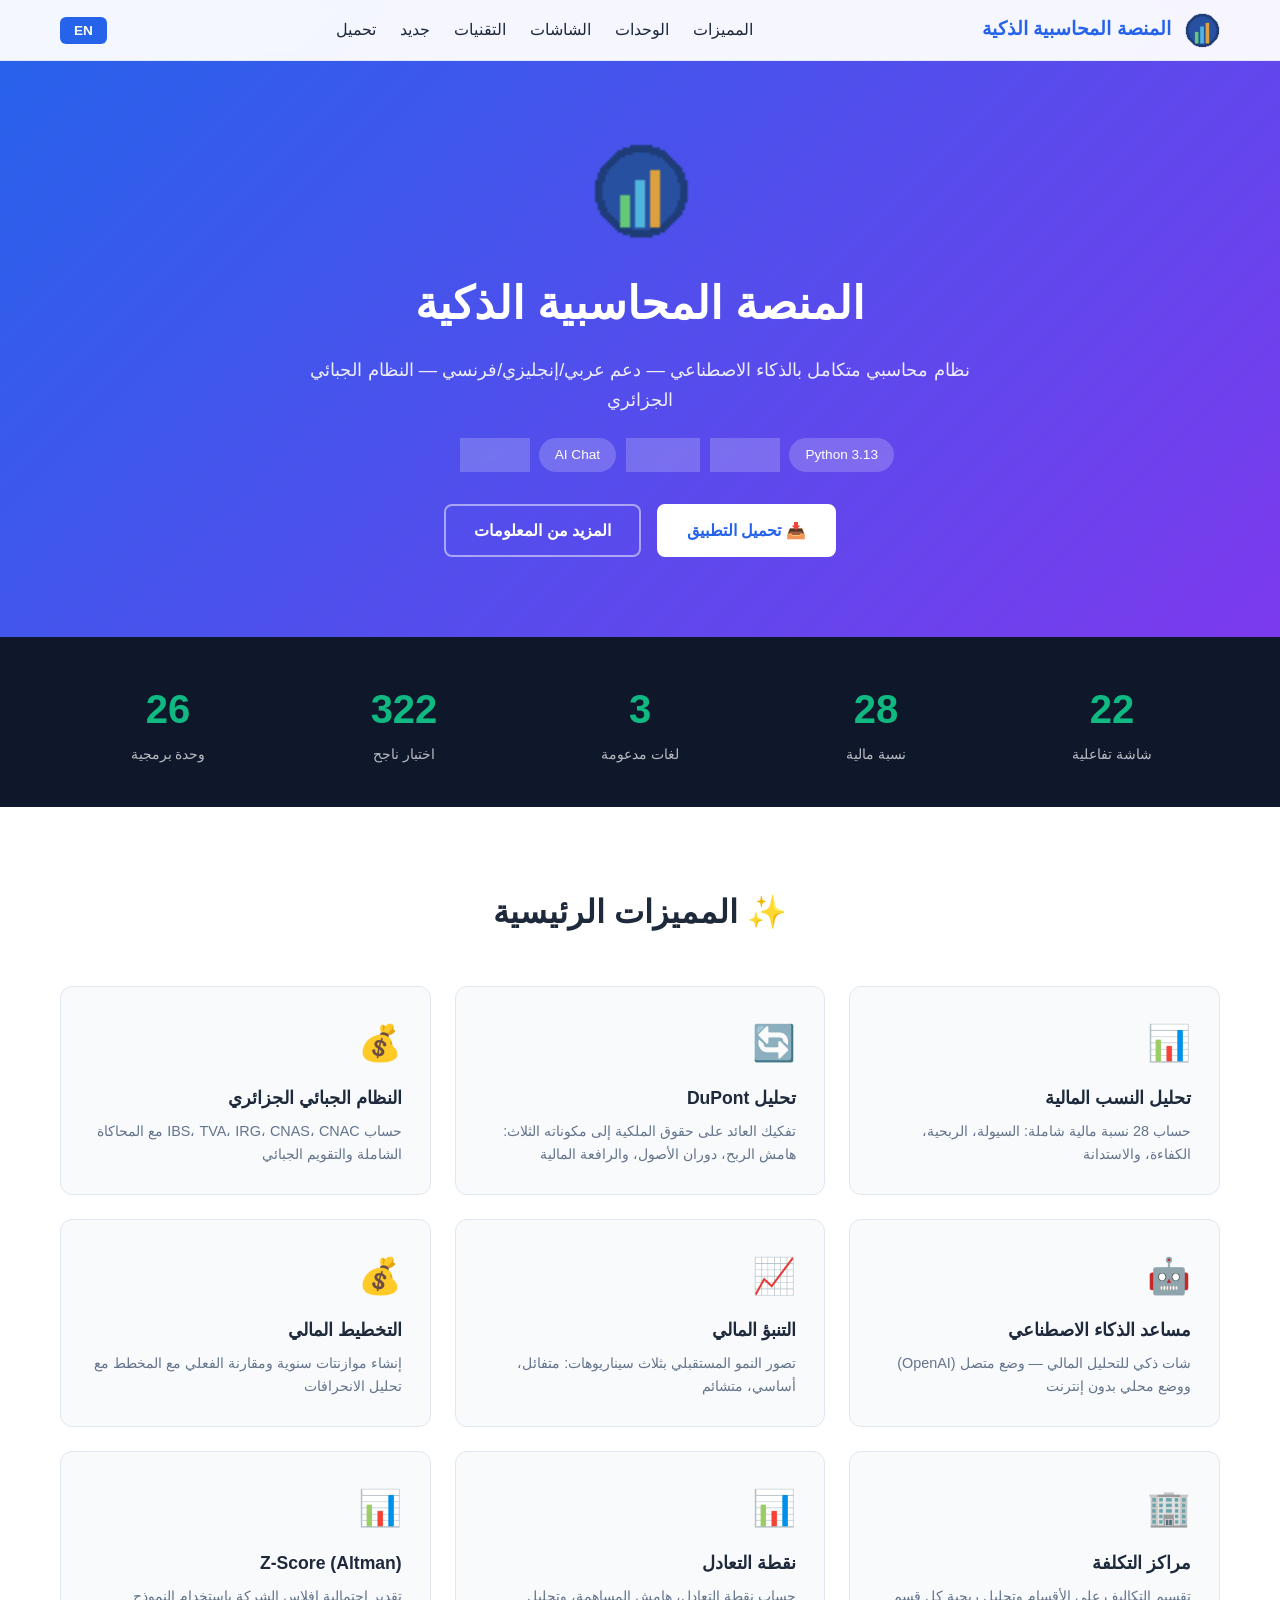
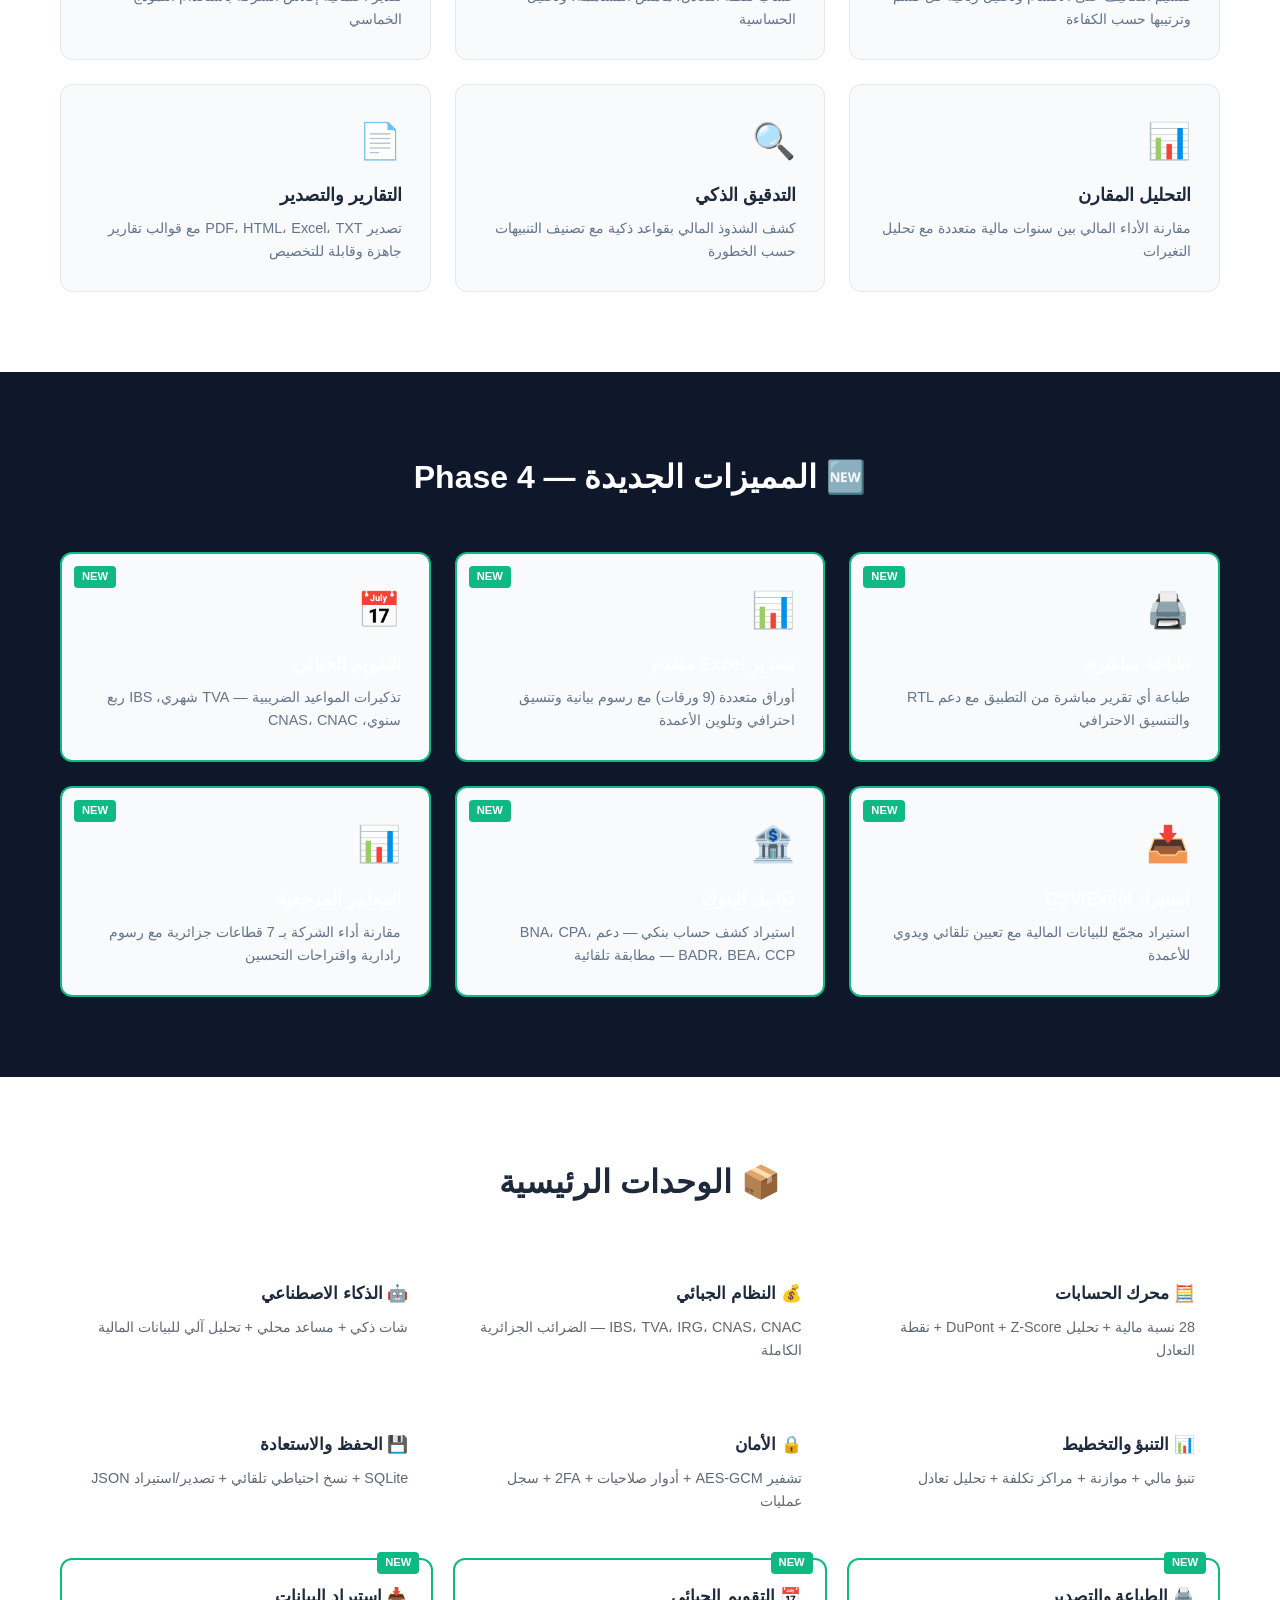
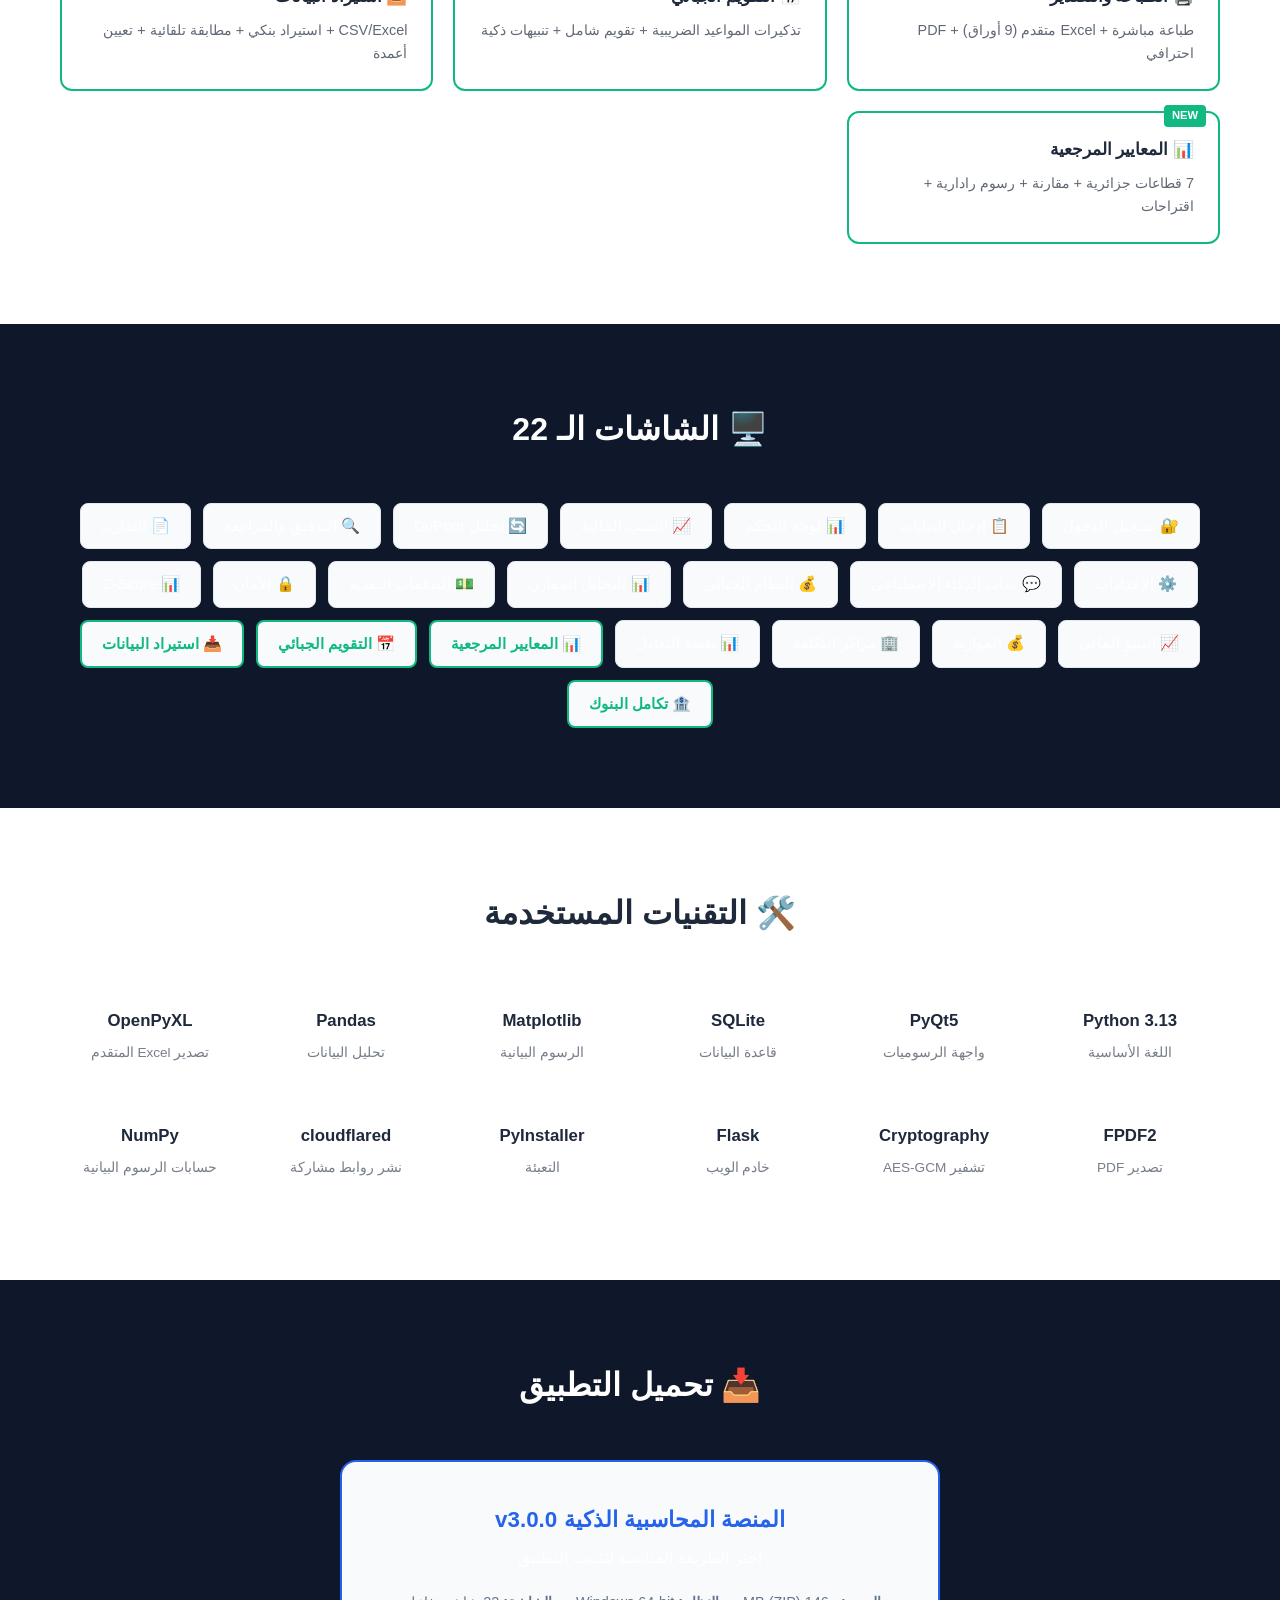
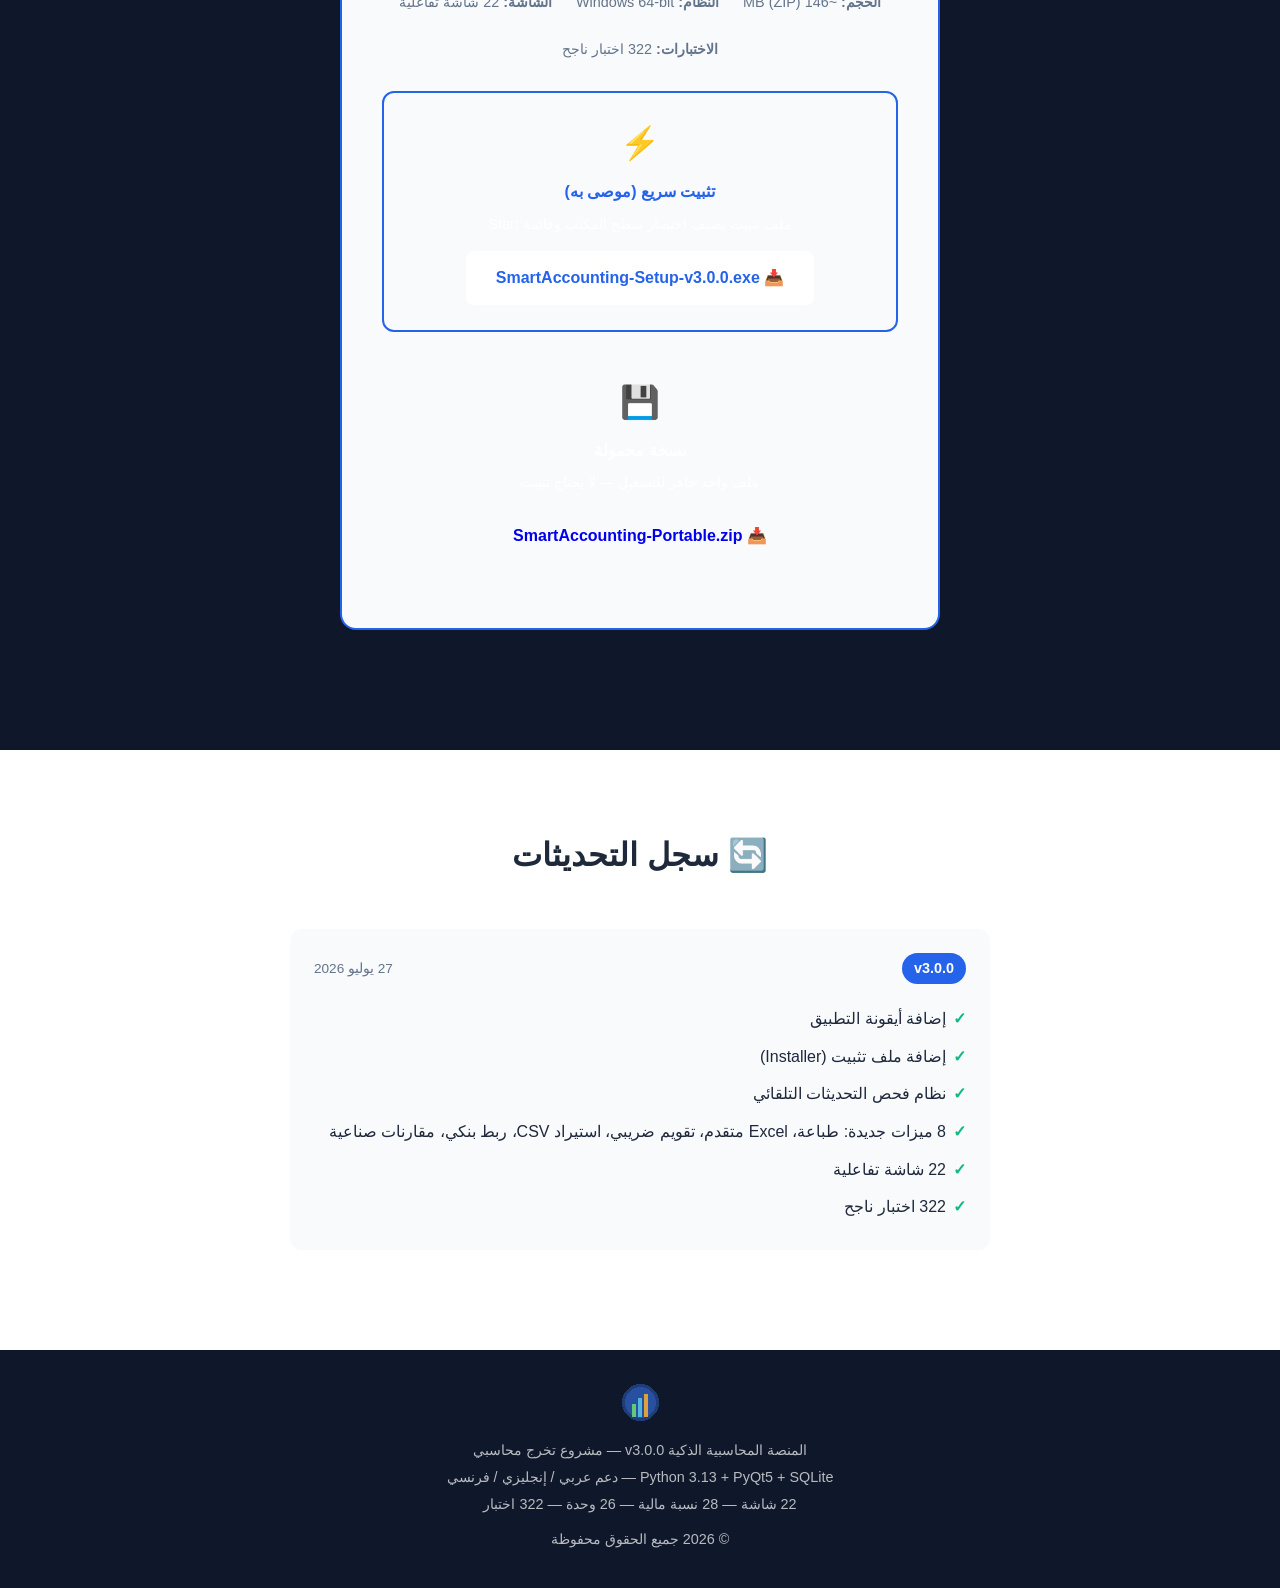
<file: website/index.html>
<!DOCTYPE html>
<html lang="ar" dir="rtl">
<head>
    <meta charset="UTF-8">
    <meta name="viewport" content="width=device-width, initial-scale=1.0">
    <title>المنصة المحاسبية الذكية | Smart Accounting Platform</title>
    <link rel="icon" type="image/png" href="logo_icon.png">
    <link rel="stylesheet" href="style.css">
    <link rel="manifest" href="manifest.json">
    <meta name="theme-color" content="#2980B9">
    <meta name="description" content="نظام محاسبي متكامل بالذكاء الاصطناعي — دعم عربي/إنجليزي/فرنسي — النظام الجبائي الجزائري">
</head>
<body>
    <nav class="navbar">
        <div class="container nav-content">
            <div class="logo">
                <img src="logo_icon.png" alt="logo" style="height:36px;width:36px;vertical-align:middle;margin-left:8px;">
                المنصة المحاسبية الذكية
            </div>
            <ul class="nav-links">
                <li><a href="#features">المميزات</a></li>
                <li><a href="#modules">الوحدات</a></li>
                <li><a href="#screens">الشاشات</a></li>
                <li><a href="#tech">التقنيات</a></li>
                <li><a href="#new">جديد</a></li>
                <li><a href="#download">تحميل</a></li>
            </ul>
            <button class="lang-toggle" id="langToggle">EN</button>
            <button class="hamburger" id="hamburger">☰</button>
        </div>
    </nav>

    <section class="hero">
        <div class="container hero-content">
            <img src="logo_icon.png" alt="Smart Accounting Logo" style="width:100px;height:100px;margin-bottom:20px;">
            <h1>المنصة المحاسبية الذكية</h1>
            <p class="hero-subtitle">نظام محاسبي متكامل بالذكاء الاصطناعي — دعم عربي/إنجليزي/فرنسي — النظام الجبائي الجزائري</p>
            <div class="hero-badges">
                <span class="badge">Python 3.13</span>
                <span class="badge">PyQt5</span>
                <span class="badge">SQLite</span>
                <span class="badge">AI Chat</span>
                <span class="badge">v3.0.0</span>
                <span class="badge badge-new">NEW</span>
            </div>
            <div class="hero-buttons">
                <a href="#download" class="btn btn-primary">📥 تحميل التطبيق</a>
                <a href="#features" class="btn btn-outline">المزيد من المعلومات</a>
            </div>
        </div>
    </section>

    <section class="stats-bar">
        <div class="container stats-grid">
            <div class="stat-item">
                <span class="stat-number" data-target="22">0</span>
                <span class="stat-label">شاشة تفاعلية</span>
            </div>
            <div class="stat-item">
                <span class="stat-number" data-target="28">0</span>
                <span class="stat-label">نسبة مالية</span>
            </div>
            <div class="stat-item">
                <span class="stat-number" data-target="3">0</span>
                <span class="stat-label">لغات مدعومة</span>
            </div>
            <div class="stat-item">
                <span class="stat-number" data-target="322">0</span>
                <span class="stat-label">اختبار ناجح</span>
            </div>
            <div class="stat-item">
                <span class="stat-number" data-target="26">0</span>
                <span class="stat-label">وحدة برمجية</span>
            </div>
        </div>
    </section>

    <section id="features" class="section">
        <div class="container">
            <h2 class="section-title">✨ المميزات الرئيسية</h2>
            <div class="features-grid">
                <div class="feature-card">
                    <div class="feature-icon">📊</div>
                    <h3>تحليل النسب المالية</h3>
                    <p>حساب 28 نسبة مالية شاملة: السيولة، الربحية، الكفاءة، والاستدانة</p>
                </div>
                <div class="feature-card">
                    <div class="feature-icon">🔄</div>
                    <h3>تحليل DuPont</h3>
                    <p>تفكيك العائد على حقوق الملكية إلى مكوناته الثلاث: هامش الربح، دوران الأصول، والرافعة المالية</p>
                </div>
                <div class="feature-card">
                    <div class="feature-icon">💰</div>
                    <h3>النظام الجبائي الجزائري</h3>
                    <p>حساب IBS، TVA، IRG، CNAS، CNAC مع المحاكاة الشاملة والتقويم الجبائي</p>
                </div>
                <div class="feature-card">
                    <div class="feature-icon">🤖</div>
                    <h3>مساعد الذكاء الاصطناعي</h3>
                    <p>شات ذكي للتحليل المالي — وضع متصل (OpenAI) ووضع محلي بدون إنترنت</p>
                </div>
                <div class="feature-card">
                    <div class="feature-icon">📈</div>
                    <h3>التنبؤ المالي</h3>
                    <p>تصور النمو المستقبلي بثلاث سيناريوهات: متفائل، أساسي، متشائم</p>
                </div>
                <div class="feature-card">
                    <div class="feature-icon">💰</div>
                    <h3>التخطيط المالي</h3>
                    <p>إنشاء موازنتات سنوية ومقارنة الفعلي مع المخطط مع تحليل الانحرافات</p>
                </div>
                <div class="feature-card">
                    <div class="feature-icon">🏢</div>
                    <h3>مراكز التكلفة</h3>
                    <p>تقسيم التكاليف على الأقسام وتحليل ربحية كل قسم وترتيبها حسب الكفاءة</p>
                </div>
                <div class="feature-card">
                    <div class="feature-icon">📊</div>
                    <h3>نقطة التعادل</h3>
                    <p>حساب نقطة التعادل، هامش المساهمة، وتحليل الحساسية</p>
                </div>
                <div class="feature-card">
                    <div class="feature-icon">📊</div>
                    <h3>Z-Score (Altman)</h3>
                    <p>تقدير احتمالية إفلاس الشركة باستخدام النموذج الخماسي</p>
                </div>
                <div class="feature-card">
                    <div class="feature-icon">📊</div>
                    <h3>التحليل المقارن</h3>
                    <p>مقارنة الأداء المالي بين سنوات مالية متعددة مع تحليل التغيرات</p>
                </div>
                <div class="feature-card">
                    <div class="feature-icon">🔍</div>
                    <h3>التدقيق الذكي</h3>
                    <p>كشف الشذوذ المالي بقواعد ذكية مع تصنيف التنبيهات حسب الخطورة</p>
                </div>
                <div class="feature-card">
                    <div class="feature-icon">📄</div>
                    <h3>التقارير والتصدير</h3>
                    <p>تصدير PDF، HTML، Excel، TXT مع قوالب تقارير جاهزة وقابلة للتخصيص</p>
                </div>
            </div>
        </div>
    </section>

    <section id="new" class="section section-dark">
        <div class="container">
            <h2 class="section-title">🆕 المميزات الجديدة — Phase 4</h2>
            <div class="features-grid">
                <div class="feature-card feature-new">
                    <div class="feature-icon">🖨️</div>
                    <h3>طباعة مباشرة</h3>
                    <p>طباعة أي تقرير مباشرة من التطبيق مع دعم RTL والتنسيق الاحترافي</p>
                </div>
                <div class="feature-card feature-new">
                    <div class="feature-icon">📊</div>
                    <h3>تصدير Excel متقدم</h3>
                    <p>أوراق متعددة (9 ورقات) مع رسوم بيانية وتنسيق احترافي وتلوين الأعمدة</p>
                </div>
                <div class="feature-card feature-new">
                    <div class="feature-icon">📅</div>
                    <h3>التقويم الجبائي</h3>
                    <p>تذكيرات المواعيد الضريبية — TVA شهري، IBS ربع سنوي، CNAS، CNAC</p>
                </div>
                <div class="feature-card feature-new">
                    <div class="feature-icon">📥</div>
                    <h3>استيراد CSV/Excel</h3>
                    <p>استيراد مجمّع للبيانات المالية مع تعيين تلقائي ويدوي للأعمدة</p>
                </div>
                <div class="feature-card feature-new">
                    <div class="feature-icon">🏦</div>
                    <h3>تكامل البنوك</h3>
                    <p>استيراد كشف حساب بنكي — دعم BNA، CPA، BADR، BEA، CCP — مطابقة تلقائية</p>
                </div>
                <div class="feature-card feature-new">
                    <div class="feature-icon">📊</div>
                    <h3>المعايير المرجعية</h3>
                    <p>مقارنة أداء الشركة بـ 7 قطاعات جزائرية مع رسوم رادارية واقتراحات التحسين</p>
                </div>
            </div>
        </div>
    </section>

    <section id="modules" class="section">
        <div class="container">
            <h2 class="section-title">📦 الوحدات الرئيسية</h2>
            <div class="modules-grid">
                <div class="module-card">
                    <h3>🧮 محرك الحسابات</h3>
                    <p>28 نسبة مالية + تحليل DuPont + Z-Score + نقطة التعادل</p>
                </div>
                <div class="module-card">
                    <h3>💰 النظام الجبائي</h3>
                    <p>IBS، TVA، IRG، CNAS، CNAC — الضرائب الجزائرية الكاملة</p>
                </div>
                <div class="module-card">
                    <h3>🤖 الذكاء الاصطناعي</h3>
                    <p>شات ذكي + مساعد محلي + تحليل آلي للبيانات المالية</p>
                </div>
                <div class="module-card">
                    <h3>📊 التنبؤ والتخطيط</h3>
                    <p>تنبؤ مالي + موازنة + مراكز تكلفة + تحليل تعادل</p>
                </div>
                <div class="module-card">
                    <h3>🔒 الأمان</h3>
                    <p>تشفير AES-GCM + أدوار صلاحيات + 2FA + سجل عمليات</p>
                </div>
                <div class="module-card">
                    <h3>💾 الحفظ والاستعادة</h3>
                    <p>SQLite + نسخ احتياطي تلقائي + تصدير/استيراد JSON</p>
                </div>
                <div class="module-card module-new">
                    <h3>🖨️ الطباعة والتصدير</h3>
                    <p>طباعة مباشرة + Excel متقدم (9 أوراق) + PDF احترافي</p>
                </div>
                <div class="module-card module-new">
                    <h3>📅 التقويم الجبائي</h3>
                    <p>تذكيرات المواعيد الضريبية + تقويم شامل + تنبيهات ذكية</p>
                </div>
                <div class="module-card module-new">
                    <h3>📥 استيراد البيانات</h3>
                    <p>CSV/Excel + استيراد بنكي + مطابقة تلقائية + تعيين أعمدة</p>
                </div>
                <div class="module-card module-new">
                    <h3>📊 المعايير المرجعية</h3>
                    <p>7 قطاعات جزائرية + مقارنة + رسوم رادارية + اقتراحات</p>
                </div>
            </div>
        </div>
    </section>

    <section id="screens" class="section section-dark">
        <div class="container">
            <h2 class="section-title">🖥️ الشاشات الـ 22</h2>
            <div class="screens-grid">
                <div class="screen-tag">🔐 تسجيل الدخول</div>
                <div class="screen-tag">📋 إدخال البيانات</div>
                <div class="screen-tag">📊 لوحة التحكم</div>
                <div class="screen-tag">📈 النسب المالية</div>
                <div class="screen-tag">🔄 تحليل DuPont</div>
                <div class="screen-tag">🔍 التدقيق والمراجعة</div>
                <div class="screen-tag">📄 التقارير</div>
                <div class="screen-tag">⚙️ الإعدادات</div>
                <div class="screen-tag">💬 شات الذكاء الاصطناعي</div>
                <div class="screen-tag">💰 النظام الجبائي</div>
                <div class="screen-tag">📊 التحليل المقارن</div>
                <div class="screen-tag">💵 التدفقات النقدية</div>
                <div class="screen-tag">🔒 الأمان</div>
                <div class="screen-tag">📊 Z-Score</div>
                <div class="screen-tag">📈 التنبؤ المالي</div>
                <div class="screen-tag">💰 الموازنة</div>
                <div class="screen-tag">🏢 مراكز التكلفة</div>
                <div class="screen-tag">📊 نقطة التعادل</div>
                <div class="screen-tag screen-new">📊 المعايير المرجعية</div>
                <div class="screen-tag screen-new">📅 التقويم الجبائي</div>
                <div class="screen-tag screen-new">📥 استيراد البيانات</div>
                <div class="screen-tag screen-new">🏦 تكامل البنوك</div>
            </div>
        </div>
    </section>

    <section id="tech" class="section">
        <div class="container">
            <h2 class="section-title">🛠️ التقنيات المستخدمة</h2>
            <div class="tech-grid">
                <div class="tech-item">
                    <span class="tech-name">Python 3.13</span>
                    <span class="tech-desc">اللغة الأساسية</span>
                </div>
                <div class="tech-item">
                    <span class="tech-name">PyQt5</span>
                    <span class="tech-desc">واجهة الرسوميات</span>
                </div>
                <div class="tech-item">
                    <span class="tech-name">SQLite</span>
                    <span class="tech-desc">قاعدة البيانات</span>
                </div>
                <div class="tech-item">
                    <span class="tech-name">Matplotlib</span>
                    <span class="tech-desc">الرسوم البيانية</span>
                </div>
                <div class="tech-item">
                    <span class="tech-name">Pandas</span>
                    <span class="tech-desc">تحليل البيانات</span>
                </div>
                <div class="tech-item">
                    <span class="tech-name">OpenPyXL</span>
                    <span class="tech-desc">تصدير Excel المتقدم</span>
                </div>
                <div class="tech-item">
                    <span class="tech-name">FPDF2</span>
                    <span class="tech-desc">تصدير PDF</span>
                </div>
                <div class="tech-item">
                    <span class="tech-name">Cryptography</span>
                    <span class="tech-desc">تشفير AES-GCM</span>
                </div>
                <div class="tech-item">
                    <span class="tech-name">Flask</span>
                    <span class="tech-desc">خادم الويب</span>
                </div>
                <div class="tech-item">
                    <span class="tech-name">PyInstaller</span>
                    <span class="tech-desc">التعبئة</span>
                </div>
                <div class="tech-item">
                    <span class="tech-name">cloudflared</span>
                    <span class="tech-desc">نشر روابط مشاركة</span>
                </div>
                <div class="tech-item">
                    <span class="tech-name">NumPy</span>
                    <span class="tech-desc">حسابات الرسوم البيانية</span>
                </div>
            </div>
        </div>
    </section>

    <section id="download" class="section section-dark">
        <div class="container download-content">
            <h2 class="section-title">📥 تحميل التطبيق</h2>
            
            <div class="download-card">
                <h3>المنصة المحاسبية الذكية v3.0.0</h3>
                <p>اختر الطريقة المناسبة لتثبيت التطبيق</p>
                <div class="download-specs">
                    <div class="spec-item"><strong>الحجم:</strong> ~146 MB (ZIP)</div>
                    <div class="spec-item"><strong>النظام:</strong> Windows 64-bit</div>
                    <div class="spec-item"><strong>الشاشة:</strong> 22 شاشة تفاعلية</div>
                    <div class="spec-item"><strong>الاختبارات:</strong> 322 اختبار ناجح</div>
                </div>
                
                <div style="display:flex;gap:20px;justify-content:center;flex-wrap:wrap;margin-top:30px;">
                    <div style="flex:1;min-width:250px;background:var(--bg-secondary);border:2px solid var(--primary);border-radius:12px;padding:25px;text-align:center;">
                        <div style="font-size:2rem;margin-bottom:10px;">⚡</div>
                        <h4 style="color:var(--primary);margin-bottom:8px;">تثبيت سريع (موصى به)</h4>
                        <p style="font-size:0.9rem;color:var(--text-secondary);margin-bottom:15px;">ملف تثبيت يضيف اختصار سطح المكتب وقائمة Start</p>
                        <a href="SmartAccounting-Setup-v3.0.0.exe" download class="btn btn-primary">📥 SmartAccounting-Setup-v3.0.0.exe</a>
                    </div>
                    
                    <div style="flex:1;min-width:250px;background:var(--bg-secondary);border:2px solid var(--border-color);border-radius:12px;padding:25px;text-align:center;">
                        <div style="font-size:2rem;margin-bottom:10px;">💾</div>
                        <h4 style="color:var(--text-primary);margin-bottom:8px;">نسخة محمولة</h4>
                        <p style="font-size:0.9rem;color:var(--text-secondary);margin-bottom:15px;">ملف واحد جاهز للتشغيل — لا يحتاج تثبيت</p>
                        <a href="SmartAccounting.zip" download class="btn btn-secondary">📥 SmartAccounting-Portable.zip</a>
                    </div>
                </div>
            </div>
        </div>
    </section>

    <section id="updates" class="section">
        <div class="container">
            <h2 class="section-title">🔄 سجل التحديثات</h2>
            <div id="updates-list" class="updates-list">
                <div class="update-item">
                    <div class="update-header">
                        <span class="update-version">v3.0.0</span>
                        <span class="update-date">27 يوليو 2026</span>
                    </div>
                    <ul class="update-changes">
                        <li>إضافة أيقونة التطبيق</li>
                        <li>إضافة ملف تثبيت (Installer)</li>
                        <li>نظام فحص التحديثات التلقائي</li>
                        <li>8 ميزات جديدة: طباعة، Excel متقدم، تقويم ضريبي، استيراد CSV، ربط بنكي، مقارنات صناعية</li>
                        <li>22 شاشة تفاعلية</li>
                        <li>322 اختبار ناجح</li>
                    </ul>
                </div>
            </div>
        </div>
    </section>

    <footer class="footer">
        <div class="container footer-content">
            <img src="logo_icon.png" alt="logo" style="width:40px;height:40px;margin-bottom:10px;">
            <p>المنصة المحاسبية الذكية v3.0.0 — مشروع تخرج محاسبي</p>
            <p>Python 3.13 + PyQt5 + SQLite — دعم عربي / إنجليزي / فرنسي</p>
            <p>22 شاشة — 28 نسبة مالية — 26 وحدة — 322 اختبار</p>
            <p class="footer-copy">© 2026 جميع الحقوق محفوظة</p>
        </div>
    </footer>

    <script src="script.js"></script>
</body>
</html>
</file>
<file: docs/style.css>
/* ===== RESET & VARIABLES ===== */
*,*::before,*::after{margin:0;padding:0;box-sizing:border-box}
:root{
  --primary:#7c3aed;
  --primary-dark:#6d28d9;
  --primary-light:#a855f7;
  --primary-50:rgba(124,58,237,.12);
  --accent:#22d3ee;
  --accent-light:#67e8f9;
  --success:#34d399;
  --danger:#f87171;
  --bg:#0a0a14;
  --bg-alt:#0f0f1e;
  --bg-dark:#05050d;
  --bg-darker:#030308;
  --text:#f1f0f7;
  --text-secondary:#9a97b0;
  --text-light:#6f6c86;
  --border:rgba(255,255,255,.08);
  --border-strong:rgba(255,255,255,.14);
  --card-bg:rgba(255,255,255,.03);
  --card-bg-hover:rgba(255,255,255,.06);
  --glow:0 0 0 1px rgba(124,58,237,.25),0 8px 40px rgba(124,58,237,.18);
  --shadow:0 1px 3px rgba(0,0,0,.4);
  --shadow-md:0 4px 16px rgba(0,0,0,.45);
  --shadow-lg:0 12px 40px rgba(0,0,0,.55);
  --shadow-xl:0 24px 70px rgba(0,0,0,.65);
  --radius:14px;
  --radius-lg:20px;
  --radius-xl:28px;
  --font:'Cairo',system-ui,-apple-system,'Segoe UI',sans-serif;
  --transition:all .3s cubic-bezier(.4,0,.2,1);
}
html{scroll-behavior:smooth;scroll-padding-top:80px}
body{font-family:var(--font);background:var(--bg);color:var(--text);line-height:1.7;overflow-x:hidden;-webkit-font-smoothing:antialiased}
img{max-width:100%;display:block}
a{text-decoration:none;color:inherit}
ul{list-style:none}
.container{max-width:1200px;margin:0 auto;padding:0 24px}

/* ===== SKIP LINK ===== */
.skip-link{position:absolute;top:-100%;left:50%;transform:translateX(-50%);background:var(--primary);color:#fff;padding:12px 24px;border-radius:0 0 var(--radius) var(--radius);z-index:9999;font-weight:600;transition:top .3s}
.skip-link:focus{top:0}

/* ===== NAVBAR ===== */
.navbar{position:fixed;top:0;left:0;right:0;z-index:1000;padding:16px 0;transition:var(--transition);background:rgba(10,10,20,.6);backdrop-filter:blur(20px);-webkit-backdrop-filter:blur(20px)}
.navbar.scrolled{background:rgba(10,10,20,.85);box-shadow:var(--shadow-md);padding:10px 0;border-bottom:1px solid var(--border)}
.nav-content{display:flex;align-items:center;justify-content:space-between}
.logo{display:flex;align-items:center;gap:10px;font-weight:700;font-size:1.1rem}
.logo img{height:36px;width:36px;border-radius:10px;box-shadow:0 0 20px rgba(124,58,237,.4)}
.nav-links{display:flex;gap:32px}
.nav-links a{font-size:.9rem;font-weight:500;color:var(--text-secondary);transition:var(--transition);position:relative}
.nav-links a::after{content:'';position:absolute;bottom:-4px;right:0;width:0;height:2px;background:linear-gradient(90deg,var(--primary),var(--accent));border-radius:2px;transition:var(--transition)}
.nav-links a:hover,.nav-links a:focus{color:#fff;outline:none}
.nav-links a:hover::after,.nav-links a:focus::after{width:100%}
.nav-actions{display:flex;align-items:center;gap:12px}
.lang-toggle{background:var(--primary-50);color:var(--primary-light);border:1px solid var(--border);padding:6px 14px;border-radius:8px;font-weight:600;font-size:.8rem;cursor:pointer;transition:var(--transition);font-family:var(--font)}
.lang-toggle:hover,.lang-toggle:focus{background:var(--primary);color:#fff;outline:none;box-shadow:0 0 20px rgba(124,58,237,.4)}
.hamburger{display:none;flex-direction:column;gap:5px;background:none;border:none;cursor:pointer;padding:4px}
.hamburger span{width:24px;height:2px;background:var(--text);transition:var(--transition);border-radius:2px}
.hamburger.active span:nth-child(1){transform:rotate(45deg) translate(5px,5px)}
.hamburger.active span:nth-child(2){opacity:0}
.hamburger.active span:nth-child(3){transform:rotate(-45deg) translate(5px,-5px)}

/* ===== HERO ===== */
.hero{min-height:100vh;display:flex;align-items:center;position:relative;overflow:hidden;background:radial-gradient(ellipse 80% 60% at 20% 0%,rgba(124,58,237,.25) 0%,transparent 60%),radial-gradient(ellipse 60% 50% at 90% 20%,rgba(34,211,238,.14) 0%,transparent 55%),var(--bg)}
.hero-bg{position:absolute;inset:0;overflow:hidden;pointer-events:none}
.hero-shape{position:absolute;border-radius:50%;filter:blur(60px)}
.hero-shape-1{width:600px;height:600px;background:var(--primary);opacity:.16;top:-200px;left:-200px;animation:float 20s ease-in-out infinite}
.hero-shape-2{width:400px;height:400px;background:var(--accent);opacity:.12;bottom:-100px;right:-100px;animation:float 15s ease-in-out infinite reverse}
.hero-shape-3{width:240px;height:240px;background:var(--primary-light);opacity:.18;top:40%;left:60%;animation:float 12s ease-in-out infinite}
@keyframes float{0%,100%{transform:translateY(0) rotate(0)}50%{transform:translateY(-30px) rotate(5deg)}}
.hero-content{display:grid;grid-template-columns:1fr 1fr;gap:60px;align-items:center;padding:120px 0 80px;position:relative;z-index:2}
.hero-badge{display:inline-block;background:var(--primary-50);color:var(--primary-light);border:1px solid var(--border);padding:6px 16px;border-radius:20px;font-size:.8rem;font-weight:600;margin-bottom:20px;backdrop-filter:blur(10px)}
.hero h1{font-size:3.4rem;font-weight:900;line-height:1.2;margin-bottom:16px;letter-spacing:-.5px}
.text-gradient{background:linear-gradient(135deg,var(--primary-light) 0%,var(--accent) 100%);-webkit-background-clip:text;-webkit-text-fill-color:transparent;background-clip:text}
.hero-desc{font-size:1.1rem;color:var(--text-secondary);margin-bottom:32px;max-width:500px}
.hero-buttons{display:flex;gap:16px;flex-wrap:wrap}

/* Hero Card Visual */
.hero-card{background:var(--card-bg);border:1px solid var(--border-strong);border-radius:var(--radius-lg);box-shadow:var(--shadow-xl);overflow:hidden;transform:rotate(-2deg);transition:var(--transition);backdrop-filter:blur(20px);-webkit-backdrop-filter:blur(20px)}
.hero-card:hover{transform:rotate(0) scale(1.02);box-shadow:var(--glow)}
.hero-card-header{display:flex;gap:6px;padding:12px 16px;border-bottom:1px solid var(--border)}
.dot{width:10px;height:10px;border-radius:50%}
.dot.red{background:#f87171}.dot.yellow{background:#fbbf24}.dot.green{background:#34d399}
.hero-card-body{display:flex;align-items:flex-end;gap:12px;padding:24px 16px;height:180px}
.chart-bar{flex:1;background:var(--primary-50);border-radius:6px 6px 0 0;height:var(--h);display:flex;flex-direction:column;align-items:center;justify-content:flex-end;transition:height 1.5s cubic-bezier(.4,0,.2,1);position:relative}
.chart-bar.accent{background:linear-gradient(to top,var(--primary),var(--accent));box-shadow:0 0 24px rgba(124,58,237,.5)}
.chart-bar span{font-size:.7rem;color:var(--text-light);padding-bottom:8px;font-weight:600}
.hero-card-footer{display:flex;justify-content:space-around;padding:12px 16px;border-top:1px solid var(--border);background:var(--bg-alt)}
.stat-mini{font-size:.8rem;color:var(--text-secondary)}
.stat-mini .num{font-weight:700;color:var(--accent);margin-left:4px}

/* Scroll Indicator */
.hero-scroll-indicator{position:absolute;bottom:32px;left:50%;transform:translateX(-50%);z-index:2}
.mouse{width:26px;height:40px;border:2px solid var(--text-light);border-radius:13px;position:relative}
.wheel{width:4px;height:8px;background:var(--accent);border-radius:2px;position:absolute;top:8px;left:50%;transform:translateX(-50%);animation:scroll-wheel 2s infinite}
@keyframes scroll-wheel{0%{opacity:1;transform:translateX(-50%) translateY(0)}100%{opacity:0;transform:translateX(-50%) translateY(12px)}}

/* ===== INTRO ===== */
.intro{padding:48px 0;background:var(--bg-alt);border-top:1px solid var(--border);border-bottom:1px solid var(--border)}
.intro-text{font-size:1.15rem;text-align:center;color:var(--text-secondary);max-width:800px;margin:0 auto;line-height:1.9}
.intro-text strong{color:var(--accent);font-weight:700}

/* ===== SECTIONS ===== */
.section{padding:100px 0}
.section-header{text-align:center;margin-bottom:60px}
.section-tag{display:inline-block;background:var(--primary-50);color:var(--primary-light);border:1px solid var(--border);padding:6px 16px;border-radius:20px;font-size:.8rem;font-weight:600;margin-bottom:12px}
.section-tag.tag-light{background:rgba(255,255,255,.12);color:#fff}
.section-header h2{font-size:2.2rem;font-weight:800;margin-bottom:12px}
.section-desc-light{color:rgba(255,255,255,.7);font-size:1rem}

/* ===== ABOUT ===== */
.about{background:var(--bg)}
.about-grid{display:grid;grid-template-columns:repeat(3,1fr);gap:24px;margin-bottom:48px}
.about-card{background:var(--card-bg);border:1px solid var(--border);border-radius:var(--radius-lg);padding:32px;text-align:center;transition:var(--transition);backdrop-filter:blur(10px)}
.about-card:hover{transform:translateY(-4px);box-shadow:var(--glow);border-color:var(--border-strong)}
.about-icon{width:56px;height:56px;border-radius:14px;background:linear-gradient(135deg,var(--primary),var(--primary-dark));display:flex;align-items:center;justify-content:center;margin:0 auto 16px;color:#fff;box-shadow:0 8px 24px rgba(124,58,237,.35)}
.about-card h3{font-size:1.1rem;margin-bottom:8px}
.about-card p{font-size:.9rem;color:var(--text-secondary)}
.dev-card{display:flex;align-items:center;gap:16px;background:var(--card-bg);border:1px solid var(--border);border-radius:var(--radius);padding:20px 24px;max-width:400px;margin:0 auto}
.dev-avatar{width:48px;height:48px;border-radius:12px;background:linear-gradient(135deg,var(--primary),var(--accent));color:#fff;display:flex;align-items:center;justify-content:center;font-weight:700;font-size:1rem}

/* ===== FEATURES ===== */
.features{background:var(--bg-alt)}
.features-grid{display:grid;grid-template-columns:repeat(4,1fr);gap:24px}
.feature-card{background:var(--card-bg);border:1px solid var(--border);border-radius:var(--radius-lg);padding:32px;transition:var(--transition);position:relative;overflow:hidden;backdrop-filter:blur(10px)}
.feature-card::before{content:'';position:absolute;top:0;right:0;width:100%;height:3px;background:linear-gradient(90deg,var(--primary),var(--accent));transform:scaleX(0);transform-origin:right;transition:var(--transition)}
.feature-card:hover{transform:translateY(-4px);box-shadow:var(--glow);border-color:transparent}
.feature-card:hover::before{transform:scaleX(1)}
.feature-icon{font-size:2rem;margin-bottom:16px;filter:drop-shadow(0 4px 10px rgba(124,58,237,.4))}
.feature-card h3{font-size:1.05rem;margin-bottom:8px}
.feature-card p{font-size:.88rem;color:var(--text-secondary);line-height:1.7}

/* ===== MODULES ===== */
.modules{background:var(--bg)}
.modules-grid{display:grid;grid-template-columns:repeat(4,1fr);gap:16px}
.module-card{background:var(--card-bg);border:1px solid var(--border);border-radius:var(--radius);padding:24px 16px;text-align:center;transition:var(--transition);position:relative;overflow:hidden}
.module-card:hover{transform:translateY(-4px);box-shadow:var(--glow);border-color:var(--border-strong)}
.module-num{font-size:2rem;font-weight:900;color:rgba(124,58,237,.25);position:absolute;top:8px;left:12px;line-height:1}
.module-card h3{font-size:.95rem;font-weight:700;margin-bottom:6px;color:var(--text)}
.module-card p{font-size:.8rem;color:var(--text-secondary);line-height:1.5}

/* ===== TECH ===== */
.tech{background:var(--bg-alt)}
.stats-grid{display:grid;grid-template-columns:repeat(4,1fr);gap:24px;max-width:900px;margin:0 auto}
.stat-card{background:var(--card-bg);border:1px solid var(--border);border-radius:var(--radius-lg);padding:32px 20px;text-align:center;transition:var(--transition)}
.stat-card:hover{transform:translateY(-4px);box-shadow:var(--glow);border-color:var(--border-strong)}
.stat-number{font-size:2.8rem;font-weight:900;color:transparent;background:linear-gradient(135deg,var(--primary-light),var(--accent));-webkit-background-clip:text;background-clip:text;line-height:1;margin-bottom:8px}
.stat-label{font-size:.9rem;color:var(--text-secondary);font-weight:500}

/* ===== DOWNLOAD ===== */
.download{background:radial-gradient(ellipse 70% 60% at 50% 0%,rgba(124,58,237,.35) 0%,transparent 60%),linear-gradient(180deg,var(--bg-darker) 0%,#160d2e 60%,#0a0a14 100%);color:#fff;position:relative;overflow:hidden}
.download-bg{position:absolute;inset:0;pointer-events:none}
.download-shape{position:absolute;border-radius:50%;filter:blur(70px)}
.download-shape-1{width:500px;height:500px;background:var(--primary);opacity:.2;top:-200px;right:-200px;animation:float 20s ease-in-out infinite}
.download-shape-2{width:300px;height:300px;background:var(--accent);opacity:.15;bottom:-100px;left:-100px;animation:float 15s ease-in-out infinite reverse}
.download-grid{display:grid;grid-template-columns:repeat(2,1fr);gap:32px;max-width:800px;margin:0 auto;position:relative;z-index:2}
.download-card{background:rgba(255,255,255,.05);backdrop-filter:blur(16px);-webkit-backdrop-filter:blur(16px);border:1px solid var(--border-strong);border-radius:var(--radius-xl);padding:40px 32px;text-align:center;transition:var(--transition);position:relative}
.download-card:hover{transform:translateY(-6px);background:rgba(255,255,255,.08);box-shadow:var(--glow)}
.download-card.featured{background:linear-gradient(180deg,rgba(124,58,237,.22),rgba(255,255,255,.04));border-color:var(--accent)}
.featured-badge{position:absolute;top:-12px;left:50%;transform:translateX(-50%);background:linear-gradient(135deg,var(--accent),var(--primary-light));color:#05050d;padding:4px 16px;border-radius:20px;font-size:.75rem;font-weight:700}
.download-icon{font-size:2.5rem;margin-bottom:16px;filter:drop-shadow(0 6px 16px rgba(124,58,237,.4))}
.download-card h3{font-size:1.3rem;margin-bottom:8px}
.download-card p{font-size:.9rem;color:rgba(255,255,255,.7);margin-bottom:16px}
.download-size{font-size:.8rem;color:rgba(255,255,255,.5);margin-bottom:20px}
.download-note{max-width:800px;margin:28px auto 0;display:flex;align-items:flex-start;gap:14px;background:rgba(34,211,238,.08);border:1px solid rgba(34,211,238,.3);border-radius:var(--radius-lg);padding:18px 22px;text-align:right;position:relative;z-index:2}
.download-note-icon{font-size:1.6rem;flex-shrink:0}
.download-note p{font-size:.88rem;color:rgba(255,255,255,.85);line-height:1.7;margin:0}
.download-note code{background:rgba(0,0,0,.35);padding:2px 8px;border-radius:6px;font-size:.8rem;color:var(--accent);direction:ltr;display:inline-block;margin:4px 0}
.download-note strong{color:var(--accent)}
.download-note em{font-style:italic}

/* ===== UPDATES ===== */
.updates{background:var(--bg)}
.updates-timeline{max-width:700px;margin:0 auto;position:relative;padding-right:32px}
.updates-timeline::before{content:'';position:absolute;right:11px;top:0;bottom:0;width:2px;background:linear-gradient(180deg,var(--primary),var(--accent));opacity:.4}
.update-entry{position:relative;padding-bottom:40px}
.update-dot{position:absolute;right:-26px;top:4px;width:14px;height:14px;border-radius:50%;background:var(--primary);border:3px solid var(--bg);box-shadow:0 0 0 2px var(--primary),0 0 16px rgba(124,58,237,.6)}
.update-content{background:var(--card-bg);border:1px solid var(--border);border-radius:var(--radius-lg);padding:24px;backdrop-filter:blur(10px)}
.update-meta{display:flex;align-items:center;gap:12px;margin-bottom:12px;flex-wrap:wrap}
.update-version{background:linear-gradient(135deg,var(--primary),var(--primary-dark));color:#fff;padding:4px 12px;border-radius:20px;font-size:.8rem;font-weight:600}
.update-date{color:var(--text-light);font-size:.85rem}
.update-content ul{padding:0}
.update-content li{padding:4px 0;font-size:.9rem;color:var(--text-secondary);position:relative;padding-right:16px}
.update-content li::before{content:'✓';position:absolute;right:0;color:var(--success);font-weight:700;font-size:.8rem}

/* ===== FOOTER ===== */
.footer{background:var(--bg-darker);color:#fff;padding:48px 0 24px;border-top:1px solid var(--border)}
.footer-top{display:flex;justify-content:space-between;align-items:center;padding-bottom:24px;border-bottom:1px solid var(--border);margin-bottom:24px}
.footer-brand{display:flex;align-items:center;gap:10px;font-weight:700;font-size:1rem}
.footer-brand img{height:32px;width:32px;border-radius:8px}
.footer-links{display:flex;gap:24px}
.footer-links a{color:rgba(255,255,255,.55);font-size:.9rem;transition:var(--transition)}
.footer-links a:hover,.footer-links a:focus{color:var(--accent)}
.footer-bottom{text-align:center}
.footer-bottom p{color:rgba(255,255,255,.5);font-size:.85rem;margin-bottom:4px}
.footer-copy{margin-top:12px !important;color:rgba(255,255,255,.28) !important;font-size:.8rem !important}

/* ===== BUTTONS ===== */
.btn{display:inline-flex;align-items:center;gap:8px;padding:12px 24px;border-radius:var(--radius);font-weight:600;font-size:.9rem;font-family:var(--font);cursor:pointer;transition:var(--transition);border:none}
.btn-lg{padding:14px 32px;font-size:1rem}
.btn-primary{background:linear-gradient(135deg,var(--primary),var(--primary-dark));color:#fff;box-shadow:0 8px 24px rgba(124,58,237,.35)}
.btn-primary:hover,.btn-primary:focus{transform:translateY(-2px);box-shadow:0 12px 32px rgba(124,58,237,.5);outline:none}
.btn-outline{background:transparent;color:var(--primary-light);border:2px solid var(--primary)}
.btn-outline:hover,.btn-outline:focus{background:var(--primary);color:#fff;outline:none;box-shadow:0 8px 24px rgba(124,58,237,.35)}
.btn-white{background:#fff;color:var(--primary)}
.btn-white:hover,.btn-white:focus{background:var(--primary-50);transform:translateY(-2px);box-shadow:0 4px 12px rgba(255,255,255,.2);outline:none}

/* ===== RTL ===== */
[dir="rtl"] .hero-text{text-align:right}
[dir="ltr"] .hero-text{text-align:left}
[dir="ltr"] .nav-links a::after{left:0;right:auto}
[dir="ltr"] .updates-timeline{padding-right:0;padding-left:32px}
[dir="ltr"] .updates-timeline::before{right:auto;left:11px}
[dir="ltr"] .update-dot{right:auto;left:-26px}
[dir="ltr"] .update-content li{padding-right:0;padding-left:16px}
[dir="ltr"] .update-content li::before{right:auto;left:0}
[dir="ltr"] .stat-mini .num{margin-left:0;margin-right:4px}

/* ===== PRINT ===== */
@media print{
  .navbar,.hero-scroll-indicator,.download,.hamburger,.lang-toggle{display:none !important}
  body{background:#fff;color:#000}
  .hero{min-height:auto;padding:40px 0;background:#fff}
  .hero h1,.stat-number{-webkit-text-fill-color:initial}
  .section{padding:40px 0}
  .skip-link{display:none}
}

/* ===== RESPONSIVE ===== */
@media(max-width:1200px){
  .features-grid{grid-template-columns:repeat(3,1fr)}
  .modules-grid{grid-template-columns:repeat(3,1fr)}
}
@media(max-width:1024px){
  .hero-content{grid-template-columns:1fr;gap:40px;text-align:center}
  .hero-desc{margin:0 auto 32px}
  .hero-buttons{justify-content:center}
  .hero-visual{display:none}
  .features-grid{grid-template-columns:repeat(2,1fr)}
  .modules-grid{grid-template-columns:repeat(3,1fr)}
}
@media(max-width:768px){
  .nav-links{display:none;position:fixed;top:64px;left:0;right:0;background:var(--bg-dark);flex-direction:column;padding:24px;gap:16px;box-shadow:var(--shadow-lg);border-radius:0 0 var(--radius-lg) var(--radius-lg);border-bottom:1px solid var(--border)}
  .nav-links.active{display:flex}
  .hamburger{display:flex}
  .hero h1{font-size:2.2rem}
  .about-grid{grid-template-columns:1fr}
  .features-grid{grid-template-columns:1fr}
  .modules-grid{grid-template-columns:repeat(2,1fr)}
  .download-grid{grid-template-columns:1fr}
  .stats-grid{grid-template-columns:repeat(2,1fr)}
  .section{padding:64px 0}
  .section-header h2{font-size:1.7rem}
  .footer-top{flex-direction:column;gap:16px;text-align:center}
  .footer-links{flex-wrap:wrap;justify-content:center}
}
@media(max-width:480px){
  .modules-grid{grid-template-columns:1fr}
  .stats-grid{grid-template-columns:1fr}
  .hero h1{font-size:1.8rem}
}

/* ===== REDUCED MOTION ===== */
@media(prefers-reduced-motion:reduce){
  *,*::before,*::after{animation-duration:0.01ms !important;animation-iteration-count:1 !important;transition-duration:0.01ms !important}
  .hero-shape,.download-shape,.wheel{animation:none !important}
  [data-aos]{opacity:1 !important;transform:none !important}
}

/* ===== ANIMATIONS ===== */
[data-aos]{transition:all .6s cubic-bezier(.4,0,.2,1)}
</file>
<file: website/style.css>
/* Smart Accounting Platform — Website Styles */
*{margin:0;padding:0;box-sizing:border-box}
:root{--primary:#2563eb;--primary-dark:#1d4ed8;--accent:#10b981;--bg:#ffffff;--bg-dark:#0f172a;--text:#1e293b;--text-light:#64748b;--card-bg:#f8fafc;--border:#e2e8f0;--gradient:linear-gradient(135deg,#2563eb,#7c3aed)}
body{font-family:'Segoe UI',Tahoma,sans-serif;color:var(--text);background:var(--bg);line-height:1.6}
.container{max-width:1200px;margin:0 auto;padding:0 20px}

/* Navbar */
.navbar{position:fixed;top:0;left:0;right:0;z-index:100;background:rgba(255,255,255,.95);backdrop-filter:blur(10px);border-bottom:1px solid var(--border);padding:12px 0}
.nav-content{display:flex;align-items:center;justify-content:space-between}
.logo{font-size:1.2rem;font-weight:700;color:var(--primary)}
.nav-links{display:flex;list-style:none;gap:24px}
.nav-links a{text-decoration:none;color:var(--text);font-weight:500;transition:color .2s}
.nav-links a:hover{color:var(--primary)}
.lang-toggle{background:var(--primary);color:#fff;border:none;padding:6px 14px;border-radius:6px;cursor:pointer;font-weight:600;font-size:.85rem}
.hamburger{display:none;background:none;border:none;font-size:1.5rem;cursor:pointer}

/* Hero */
.hero{padding:140px 0 80px;background:var(--gradient);color:#fff;text-align:center}
.hero h1{font-size:2.8rem;margin-bottom:16px;font-weight:800}
.hero-subtitle{font-size:1.15rem;opacity:.9;margin-bottom:24px;max-width:700px;margin-left:auto;margin-right:auto}
.hero-badges{display:flex;gap:10px;justify-content:center;flex-wrap:wrap;margin-bottom:32px}
.badge{background:rgba(255,255,255,.2);padding:6px 16px;border-radius:20px;font-size:.85rem;backdrop-filter:blur(4px)}
.badge-new{background:#10b981;color:#fff;font-weight:700;animation:pulse 2s infinite}
@keyframes pulse{0%,100%{opacity:1}50%{opacity:.7}}
.hero-buttons{display:flex;gap:16px;justify-content:center}

/* Buttons */
.btn{display:inline-block;padding:12px 28px;border-radius:8px;font-weight:600;text-decoration:none;transition:all .2s;font-size:1rem;border:2px solid transparent}
.btn-primary{background:#fff;color:var(--primary);border-color:#fff}.btn-primary:hover{background:transparent;color:#fff}
.btn-outline{background:transparent;color:#fff;border-color:rgba(255,255,255,.5)}.btn-outline:hover{background:rgba(255,255,255,.1)}
.btn-large{padding:16px 40px;font-size:1.1rem}

/* Stats */
.stats-bar{background:var(--bg-dark);padding:40px 0;color:#fff}
.stats-grid{display:grid;grid-template-columns:repeat(5,1fr);gap:20px;text-align:center}
.stat-number{display:block;font-size:2.5rem;font-weight:800;color:var(--accent)}
.stat-label{font-size:.9rem;opacity:.7}

/* Sections */
.section{padding:80px 0}
.section-dark{background:var(--bg-dark);color:#fff}
.section-title{text-align:center;font-size:2rem;margin-bottom:48px;font-weight:700}

/* Features */
.features-grid{display:grid;grid-template-columns:repeat(auto-fill,minmax(280px,1fr));gap:24px}
.feature-card{background:var(--card-bg);border:1px solid var(--border);border-radius:12px;padding:28px;transition:transform .2s,box-shadow .2s}
.feature-card:hover{transform:translateY(-4px);box-shadow:0 8px 30px rgba(0,0,0,.08)}
.feature-new{border:2px solid #10b981;position:relative}
.feature-new::after{content:"NEW";position:absolute;top:12px;left:12px;background:#10b981;color:#fff;padding:2px 8px;border-radius:4px;font-size:.7rem;font-weight:700}
.feature-icon{font-size:2.2rem;margin-bottom:12px}
.feature-card h3{font-size:1.1rem;margin-bottom:8px}
.feature-card p{color:var(--text-light);font-size:.9rem}

/* Modules */
.modules-grid{display:grid;grid-template-columns:repeat(auto-fill,minmax(340px,1fr));gap:20px}
.module-card{background:rgba(255,255,255,.05);border:1px solid rgba(255,255,255,.1);border-radius:12px;padding:24px}
.module-card h3{margin-bottom:8px;font-size:1.05rem}
.module-card p{opacity:.7;font-size:.9rem}
.module-new{border:2px solid #10b981;position:relative}
.module-new::before{content:"NEW";position:absolute;top:-8px;right:12px;background:#10b981;color:#fff;padding:2px 8px;border-radius:4px;font-size:.7rem;font-weight:700}

/* Screens */
.screens-grid{display:flex;flex-wrap:wrap;gap:12px;justify-content:center}
.screen-tag{background:var(--card-bg);border:1px solid var(--border);padding:10px 20px;border-radius:8px;font-weight:500;font-size:.95rem;transition:all .2s}
.screen-tag:hover{background:var(--primary);color:#fff;border-color:var(--primary)}
.screen-new{border:2px solid #10b981;color:#10b981;font-weight:600}

/* Tech */
.tech-grid{display:grid;grid-template-columns:repeat(auto-fill,minmax(180px,1fr));gap:16px}
.tech-item{background:rgba(255,255,255,.05);border:1px solid rgba(255,255,255,.1);border-radius:10px;padding:20px;text-align:center}
.tech-name{display:block;font-weight:700;font-size:1.05rem;margin-bottom:4px}
.tech-desc{opacity:.6;font-size:.85rem}

/* Download */
.download-content{text-align:center}
.download-card{background:var(--card-bg);border:2px solid var(--primary);border-radius:16px;padding:40px;max-width:600px;margin:0 auto 40px}
.download-card h3{font-size:1.4rem;margin-bottom:8px;color:var(--primary)}
.download-specs{display:flex;gap:24px;justify-content:center;margin:20px 0;flex-wrap:wrap}
.spec-item{font-size:.9rem;color:var(--text-light)}
.install-steps{max-width:600px;margin:0 auto;text-align:right}
.install-steps h3{margin-bottom:16px}
.code-block{background:var(--bg-dark);color:#10b981;padding:20px;border-radius:10px;overflow-x:auto;font-size:.9rem;line-height:1.8}
.code-block code{direction:ltr;display:block}

/* Updates */
.updates-list{max-width:700px;margin:0 auto}
.update-item{background:var(--card-bg);border:1px solid var(--border-color);border-radius:12px;padding:24px;margin-bottom:20px}
.update-header{display:flex;justify-content:space-between;align-items:center;margin-bottom:16px;flex-wrap:wrap;gap:8px}
.update-version{background:var(--primary);color:#fff;padding:4px 12px;border-radius:20px;font-weight:600;font-size:.9rem}
.update-date{color:var(--text-light);font-size:.85rem}
.update-changes{list-style:none;padding:0;margin:0}
.update-changes li{padding:6px 0;padding-right:20px;position:relative;color:var(--text-secondary)}
.update-changes li:before{content:"✓";position:absolute;right:0;color:var(--accent);font-weight:bold}

/* Footer */
.footer{background:var(--bg-dark);color:#fff;text-align:center;padding:32px 0}
.footer p{opacity:.7;margin-bottom:4px;font-size:.9rem}
.footer-copy{margin-top:12px;opacity:.5}

/* RTL Support */
[dir="rtl"] .nav-links{direction:rtl}
[dir="rtl"] .install-steps{text-align:right}
[dir="ltr"] .install-steps{text-align:left}

/* Responsive */
@media(max-width:768px){
    .nav-links{display:none}
    .hamburger{display:block}
    .hero h1{font-size:1.8rem}
    .stats-grid{grid-template-columns:repeat(2,1fr)}
    .hero-buttons{flex-direction:column;align-items:center}
    .features-grid{grid-template-columns:1fr}
    .modules-grid{grid-template-columns:1fr}
}

/* Animations */
.fade-in{opacity:0;transform:translateY(20px);transition:opacity .6s,transform .6s}
.fade-in.visible{opacity:1;transform:translateY(0)}
</file>
